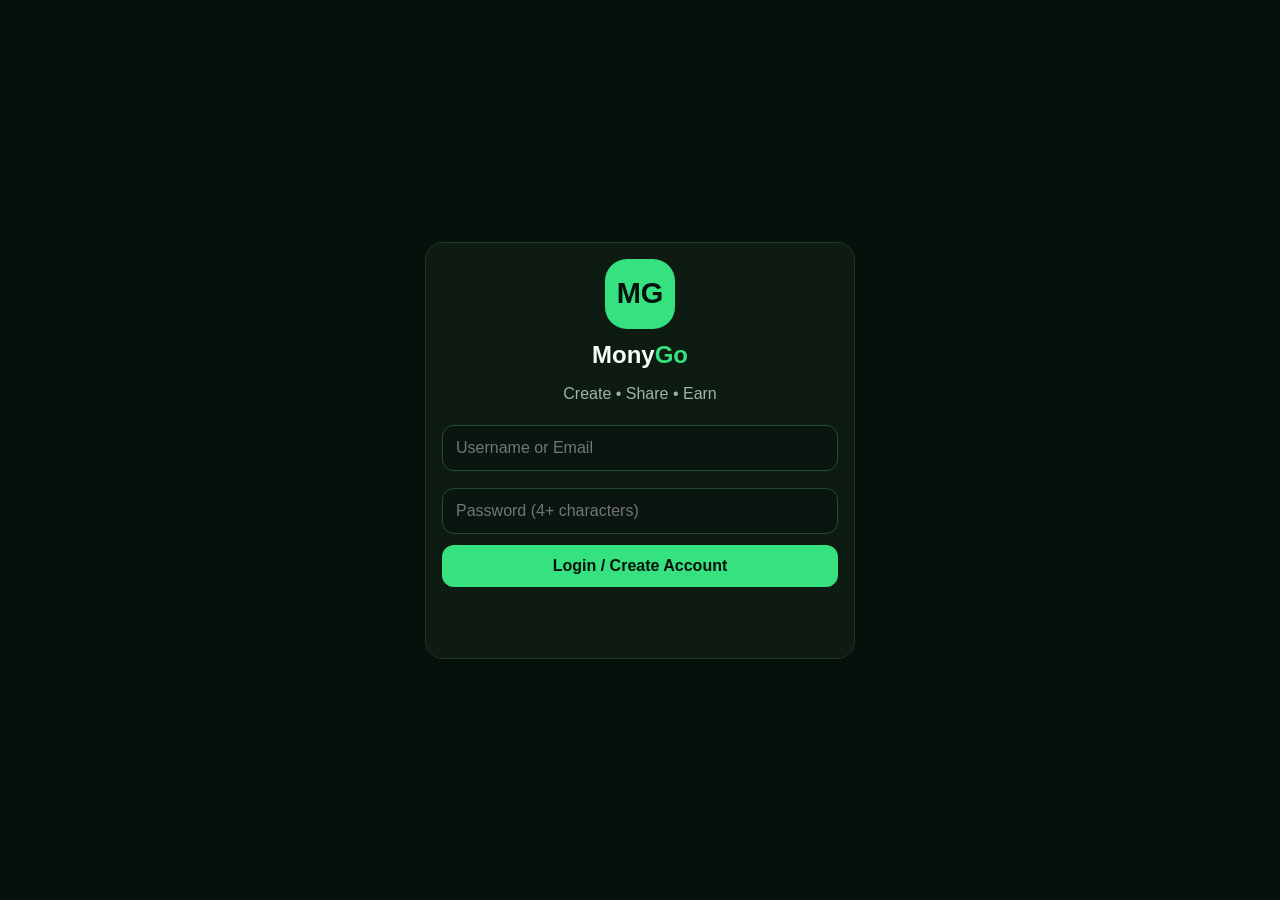
<file: index-1.html>
<!doctype html>
<html lang="my">
<head>
<meta charset="UTF-8">
<meta name="viewport" content="width=device-width,initial-scale=1,viewport-fit=cover">
<meta name="theme-color" content="#07110c">
<title>MonyGo</title>
<style>
*{box-sizing:border-box}
html{scroll-behavior:smooth}
body{margin:0;background:#07110c;color:#f4fff7;font-family:Arial,"Noto Sans Myanmar",sans-serif}
button,input,textarea{font:inherit}
button{border:0;cursor:pointer}
.hidden{display:none!important}
.app{max-width:760px;margin:auto;padding-bottom:90px}
.header{position:sticky;top:0;z-index:10;height:68px;display:flex;align-items:center;justify-content:space-between;padding:0 16px;background:#07110c;border-bottom:1px solid #193524}
.brand{font-size:22px;font-weight:900}.brand span,.green,.reward{color:#35e27f}
.avatar{width:42px;height:42px;border-radius:50%;background:#35e27f;color:#06120b;font-weight:900}
.wrap{padding:16px}
.card{background:#0d1b13;border:1px solid #1b3a28;border-radius:18px;padding:16px;margin:14px 0}
.hero{padding:21px;background:linear-gradient(145deg,#0e2b1b,#0a1510)}
.hero h1{font-size:29px;line-height:1.15;margin:8px 0}
.muted{color:#9eb5a6}
.btn{background:#35e27f;color:#06120b;font-weight:900;border-radius:12px;padding:12px 16px}
.btn.dark{background:#17271d;color:#e5f8eb;border:1px solid #294a35}
.btn.red{background:#d94c4c;color:#fff}
.full{width:100%}
.row{display:flex;gap:9px}.row>*{flex:1}
input,textarea{width:100%;padding:13px;margin:6px 0 11px;border-radius:12px;border:1px solid #284936;background:#09150e;color:#fff;outline:none}
textarea{min-height:95px;resize:vertical}
.stats{display:grid;grid-template-columns:repeat(3,1fr);gap:9px}
.stat{padding:13px 7px;text-align:center;background:#0a1710;border:1px solid #183523;border-radius:14px}
.stat b{display:block;font-size:21px;margin:4px 0}
.badge{display:inline-block;padding:5px 9px;border-radius:99px;background:#14301f;color:#65ee99;font-size:12px;font-weight:900}
.task{display:flex;align-items:center;gap:11px;padding:13px 0;border-bottom:1px solid #193524}
.task:last-child{border-bottom:0}.icon{width:44px;height:44px;flex:none;display:grid;place-items:center;border-radius:13px;background:#14301f;font-size:21px}
.taskmain{flex:1}.taskmain b{display:block;margin-bottom:3px}
.task button{padding:9px 12px;border-radius:10px;background:#35e27f;color:#06120b;font-weight:900}
.task button:disabled{opacity:.45;cursor:not-allowed}
.progress{height:9px;background:#13251a;border-radius:99px;overflow:hidden}.progress i{display:block;height:100%;width:0;background:#35e27f}
.method{padding:12px;margin:8px 0;border:1px solid #284936;border-radius:12px}.method.active{border-color:#35e27f;background:#0e2417}
.wallet{font-size:36px;font-weight:900}.video{width:100%;max-height:430px;background:#000;border-radius:14px;margin:9px 0}
.actions{display:flex;gap:8px}.actions button{flex:1;padding:10px;border-radius:10px;background:#17271d;color:#fff}
.post{padding:15px 0;border-top:1px solid #1b3a28}.post:first-child{border-top:0}
.msg{text-align:center;min-height:23px;color:#8ff0b4}
.login{min-height:100vh;display:grid;place-items:center;padding:20px}.login .card{width:100%;max-width:430px}
.logo{width:70px;height:70px;margin:auto;display:grid;place-items:center;border-radius:22px;background:#35e27f;color:#06120b;font-size:29px;font-weight:900}
.bottom{position:fixed;z-index:20;left:0;right:0;bottom:0;display:flex;gap:4px;padding:9px;background:#07110c;border-top:1px solid #193524}
.bottom button{flex:1;background:transparent;color:#8da998;padding:7px 2px;border-radius:10px;font-size:12px}
.bottom button.active{background:#14301f;color:#35e27f;font-weight:900}
@media(max-width:360px){.hero h1{font-size:25px}.bottom button{font-size:11px}}
</style>
</head>
<body>

<section id="login" class="login">
<div class="card">
<div class="logo">MG</div>
<h1 style="text-align:center;margin:12px 0 4px">Mony<span class="green">Go</span></h1>
<p class="muted" style="text-align:center">Create • Share • Earn</p>
<input id="authUser" autocomplete="username" placeholder="Username or Email">
<input id="authPass" autocomplete="current-password" type="password" placeholder="Password (4+ characters)">
<button id="loginBtn" class="btn full">Login / Create Account</button>
<p id="authMsg" class="msg"></p>
</div>
</section>

<div id="app" class="app hidden">
<header class="header">
<div class="brand">🟢 Mony<span>Go</span></div>
<button id="avatar" class="avatar">MG</button>
</header>

<main class="wrap">

<section id="homePage" class="page">
<div class="card hero">
<span class="badge">MONYPOINTS</span>
<h1>Earn points.<br>Turn activity into rewards.</h1>
<p class="muted">Daily tasks, videos and referrals — all in one place.</p>
<button class="btn" onclick="showPage('earnPage')">⚡ Start Earning</button>
</div>

<div class="stats">
<div class="stat">Balance<b id="balance">0</b><small class="muted">Points</small></div>
<div class="stat">Videos<b id="videoCount">0</b><small class="muted">Created</small></div>
<div class="stat">Referrals<b id="refCount">0</b><small class="muted">Friends</small></div>
</div>

<div class="card">
<div class="row">
<div><b>🎁 Daily Bonus</b><div id="bonusText" class="muted">Claim +20 points today</div></div>
<button id="bonusBtn" class="btn">+20</button>
</div>
<div class="progress" style="margin-top:12px"><i id="dailyProgress"></i></div>
</div>

<div class="card">
<h3 style="margin-top:0">🔥 Popular Ways to Earn</h3>
<div class="task"><div class="icon">▶️</div><div class="taskmain"><b>Watch Video</b><span class="muted">Complete a task</span></div><span class="reward">+5</span></div>
<div class="task"><div class="icon">🎥</div><div class="taskmain"><b>Create Video</b><span class="muted">Publish your content</span></div><span class="reward">+10</span></div>
<div class="task"><div class="icon">👥</div><div class="taskmain"><b>Invite Friends</b><span class="muted">Referral reward</span></div><span class="reward">+50</span></div>
</div>
</section>

<section id="earnPage" class="page hidden">
<h2>⚡ Earn</h2>
<div class="card">
<h3 style="margin-top:0">Today's Tasks</h3>
<div class="task"><div class="icon">🎁</div><div class="taskmain"><b>Daily Bonus</b><span class="reward">+20</span></div><button id="bonusBtn2">Claim</button></div>
<div class="task"><div class="icon">▶️</div><div class="taskmain"><b>Watch Video</b><span class="muted">Demo task • once daily</span><span class="reward">+5</span></div><button id="watchBtn">Start</button></div>
<div class="task"><div class="icon">📱</div><div class="taskmain"><b>TikTok Campaign</b><span class="muted">Integration pending approval</span><span class="reward">+15</span></div><button id="tiktokBtn">Open</button></div>
</div>
<div class="card">
<h3 style="margin-top:0">🏆 Campaigns</h3>
<div class="method"><b>Creator Challenge</b><p class="muted">Publish 3 videos.</p><span class="reward">+50 Points</span></div>
<div class="method"><b>First 1,000 Points</b><p class="muted">Reach your first milestone.</p><span class="reward">+100 Bonus</span></div>
</div>
</section>

<section id="createPage" class="page hidden">
<h2>🎥 Create Video</h2>
<div class="card">
<input id="title" maxlength="80" placeholder="Video title">
<textarea id="desc" maxlength="500" placeholder="Description"></textarea>
<input id="file" type="file" accept="video/*">
<video id="preview" class="video hidden" controls playsinline></video>
<div class="row">
<button id="camera" class="btn">📹 Camera</button>
<button id="stop" class="btn dark" disabled>⏹ Stop</button>
</div>
<button id="publish" class="btn full" style="margin-top:9px">🚀 Publish +10 Points</button>
<p id="videoMsg" class="msg"></p>
</div>
</section>

<section id="feedPage" class="page hidden">
<h2>🔥 My Videos</h2>
<div id="feedList" class="card"></div>
</section>

<section id="walletPage" class="page hidden">
<h2>🪙 Wallet</h2>
<div class="card">
<div class="muted">Available MonyPoints</div>
<div id="walletBalance" class="wallet">0</div>
<p class="muted">Real-money withdrawal will be enabled after backend/payment integration.</p>
</div>
<div class="card">
<h3 style="margin-top:0">Withdrawal Method</h3>
<div class="method active">📱 KBZPay</div>
<div class="method">📱 Wave Money</div>
<div class="method">🏦 Bank Transfer</div>
<input id="withdrawName" placeholder="Account name">
<input id="withdrawNumber" placeholder="Wallet / Account number">
<button id="withdrawBtn" class="btn full">Request Withdrawal</button>
<p id="withdrawMsg" class="msg"></p>
</div>
</section>

<section id="profilePage" class="page hidden">
<h2>👤 Profile</h2>
<div class="card">
<div class="row" style="align-items:center">
<div id="profileAvatar" class="avatar" style="display:grid;place-items:center">MG</div>
<div><b id="profileName">User</b><div class="muted">MonyGo Creator</div></div>
</div>
</div>
<div class="card">
<h3 style="margin-top:0">🎁 Invite Friends</h3>
<p class="muted">Referral code:</p>
<div id="refCode" class="method"><b>MONYGO-USER</b></div>
<button id="copyRef" class="btn full">📋 Copy Referral Code</button>
<button id="addRef" class="btn dark full" style="margin-top:8px">+ Add Demo Referral</button>
</div>
<div class="card">
<h3 style="margin-top:0">📊 Account</h3>
<p id="accountVideos" class="muted">Videos: 0</p>
<p id="accountPoints" class="muted">Points: 0</p>
<p id="accountRefs" class="muted">Referrals: 0</p>
<button id="logout" class="btn red full">Logout</button>
</div>
</section>

</main>

<nav class="bottom">
<button data-page="homePage" class="active">🏠<br>Home</button>
<button data-page="earnPage">⚡<br>Earn</button>
<button data-page="createPage">🎥<br>Create</button>
<button data-page="walletPage">🪙<br>Wallet</button>
<button data-page="profilePage">👤<br>Profile</button>
</nav>
</div>

<script>
"use strict";

const $=id=>document.getElementById(id);

const defaultState={
 balance:0,
 referrals:0,
 lastBonus:"",
 watchDate:"",
 tiktokDate:"",
 videos:[]
};

let state=JSON.parse(localStorage.getItem("monygo-state-v4")||"null")||defaultState;
let user=localStorage.getItem("monygo-user")||"";
let mediaURL="";
let stream=null;
let recorder=null;
let chunks=[];

function save(){
 localStorage.setItem("monygo-state-v4",JSON.stringify(state));
}

function today(){
 return new Date().toISOString().slice(0,10);
}

function esc(value){
 return String(value??"").replace(/[&<>"']/g,m=>({
 "&":"&amp;","<":"&lt;",">":"&gt;",'"':"&quot;","'":"&#039;"
 }[m]));
}

function addPoints(amount){
 state.balance+=amount;
 save();
 render();
}

function showPage(id){
 document.querySelectorAll(".page").forEach(p=>p.classList.add("hidden"));
 $(id).classList.remove("hidden");
 document.querySelectorAll(".bottom button").forEach(b=>{
  b.classList.toggle("active",b.dataset.page===id);
 });
 window.scrollTo(0,0);
}

function openApp(){
 $("login").classList.add("hidden");
 $("app").classList.remove("hidden");

 const initials=(user||"MG").slice(0,2).toUpperCase();
 $("avatar").textContent=initials;
 $("profileAvatar").textContent=initials;
 $("profileName").textContent=user||"User";

 const clean=(user||"USER").replace(/[^a-z0-9]/gi,"").slice(0,8).toUpperCase()||"USER";
 $("refCode").innerHTML="<b>MONYGO-"+esc(clean)+"</b>";

 render();
}

function render(){
 const d=today();
 const bonusClaimed=state.lastBonus===d;
 const watchDone=state.watchDate===d;
 const tiktokDone=state.tiktokDate===d;

 $("balance").textContent=state.balance;
 $("walletBalance").textContent=state.balance;
 $("videoCount").textContent=state.videos.length;
 $("refCount").textContent=state.referrals;

 $("accountVideos").textContent="Videos: "+state.videos.length;
 $("accountPoints").textContent="Points: "+state.balance;
 $("accountRefs").textContent="Referrals: "+state.referrals;

 $("bonusBtn").disabled=bonusClaimed;
 $("bonusBtn2").disabled=bonusClaimed;
 $("bonusBtn").textContent=bonusClaimed?"Claimed":"+20";
 $("bonusBtn2").textContent=bonusClaimed?"Done":"Claim";
 $("bonusText").textContent=bonusClaimed?"Come back tomorrow.":"Claim +20 points today";
 $("dailyProgress").style.width=bonusClaimed?"100%":"0%";

 $("watchBtn").disabled=watchDone;
 $("watchBtn").textContent=watchDone?"Done":"Start";

 $("tiktokBtn").disabled=tiktokDone;
 $("tiktokBtn").textContent=tiktokDone?"Done":"Open";

 if(!state.videos.length){
  $("feedList").innerHTML='<p class="muted" style="text-align:center">No videos yet.<br>Create your first video!</p>';
 }else{
  $("feedList").innerHTML=state.videos.slice().reverse().map(v=>`
   <article class="post">
    <b>🎬 ${esc(v.title)}</b>
    <p class="muted">${esc(v.desc||"No description")}</p>
    ${v.data?`<video class="video" src="${v.data}" controls playsinline></video>`:""}
    <div class="actions">
     <button onclick="likeVideo(${v.id})">❤️ ${v.likes}</button>
     <button onclick="viewVideo(${v.id})">👁️ ${v.views}</button>
    </div>
   </article>
  `).join("");
 }
}

function claimBonus(){
 if(state.lastBonus===today())return;
 state.lastBonus=today();
 addPoints(20);
}

$("bonusBtn").onclick=claimBonus;
$("bonusBtn2").onclick=claimBonus;

$("watchBtn").onclick=()=>{
 if(state.watchDate===today())return;
 state.watchDate=today();
 addPoints(5);
 alert("✅ Demo task completed!\n+5 MonyPoints");
};

$("tiktokBtn").onclick=()=>{
 if(state.tiktokDate===today())return;
 alert("📱 TikTok integration will be connected after API/backend approval.");
 state.tiktokDate=today();
 addPoints(15);
};

$("addRef").onclick=()=>{
 state.referrals++;
 addPoints(50);
};

$("copyRef").onclick=async()=>{
 const code=$("refCode").innerText.trim();
 try{
  await navigator.clipboard.writeText(code);
  alert("✅ Referral code copied!");
 }catch(e){
  alert("Referral code: "+code);
 }
};

$("logout").onclick=()=>{
 localStorage.removeItem("monygo-user");
 location.reload();
};

$("avatar").onclick=()=>showPage("profilePage");

document.querySelectorAll(".bottom button").forEach(btn=>{
 btn.onclick=()=>showPage(btn.dataset.page);
});

$("loginBtn").onclick=()=>{
 const u=$("authUser").value.trim();
 const p=$("authPass").value;

 if(!u){
  $("authMsg").textContent="Username or Email ထည့်ပါ။";
  return;
 }
 if(p.length<4){
  $("authMsg").textContent="Password အနည်းဆုံး 4 characters ထည့်ပါ။";
  return;
 }

 user=u;
 localStorage.setItem("monygo-user",u);
 openApp();
};

$("file").onchange=()=>{
 const file=$("file").files[0];
 if(!file)return;

 if(!file.type.startsWith("video/")){
  $("videoMsg").textContent="❌ Video file ပဲရွေးပါ။";
  return;
 }

 if(mediaURL)URL.revokeObjectURL(mediaURL);
 mediaURL=URL.createObjectURL(file);
 $("preview").src=mediaURL;
 $("preview").classList.remove("hidden");
 $("videoMsg").textContent="✅ Video loaded.";
};

$("camera").onclick=async()=>{
 try{
  stream=await navigator.mediaDevices.getUserMedia({video:true,audio:true});

  $("preview").classList.remove("hidden");
  $("preview").srcObject=stream;
  $("preview").muted=true;
  await $("preview").play();

  chunks=[];
  recorder=new MediaRecorder(stream);

  recorder.ondataavailable=e=>{
   if(e.data.size)chunks.push(e.data);
  };

  recorder.onstop=()=>{
   const blob=new Blob(chunks,{type:"video/webm"});
   if(mediaURL)URL.revokeObjectURL(mediaURL);
   mediaURL=URL.createObjectURL(blob);
   $("preview").srcObject=null;
   $("preview").src=mediaURL;
   $("preview").muted=false;
   $("videoMsg").textContent="✅ Recording finished.";
  };

  recorder.start();
  $("camera").disabled=true;
  $("stop").disabled=false;
  $("videoMsg").textContent="🔴 Recording...";
 }catch(e){
  $("videoMsg").textContent="❌ Camera permission denied or unavailable.";
 }
};

$("stop").onclick=()=>{
 if(recorder&&recorder.state!=="inactive")recorder.stop();
 if(stream)stream.getTracks().forEach(track=>track.stop());
 stream=null;
 $("camera").disabled=false;
 $("stop").disabled=true;
};

$("publish").onclick=()=>{
 const title=$("title").value.trim();

 if(!title){
  $("videoMsg").textContent="❌ Video title ထည့်ပါ။";
  return;
 }

 if(!mediaURL){
  $("videoMsg").textContent="❌ Video upload သို့မဟုတ် camera record လုပ်ပါ။";
  return;
 }

 /*
  The video preview is kept in this browser session.
  Real cloud video storage will be added with Supabase Storage.
 */
 state.videos.push({
  id:Date.now(),
  title:title,
  desc:$("desc").value.trim(),
  user:user||"User",
  likes:0,
  views:0,
  data:mediaURL
 });

 state.balance+=10;
 save();

 $("title").value="";
 $("desc").value="";
 $("videoMsg").textContent="🎉 Published! +10 MonyPoints";
 render();
 showPage("feedPage");
};

window.likeVideo=id=>{
 const video=state.videos.find(v=>v.id===id);
 if(video){
  video.likes++;
  save();
  render();
 }
};

window.viewVideo=id=>{
 const video=state.videos.find(v=>v.id===id);
 if(video){
  video.views++;
  save();
  render();
 }
};

$("withdrawBtn").onclick=()=>{
 const name=$("withdrawName").value.trim();
 const number=$("withdrawNumber").value.trim();

 if(!name||!number){
  $("withdrawMsg").textContent="Account name နဲ့ account number ထည့်ပါ။";
  return;
 }

 $("withdrawMsg").textContent="⚠️ Withdrawal backend မချိတ်ရသေးပါ။ ငွေမလွှဲသေးပါ။";
};

if(user)openApp();
</script>
</body>
</html>
</file>
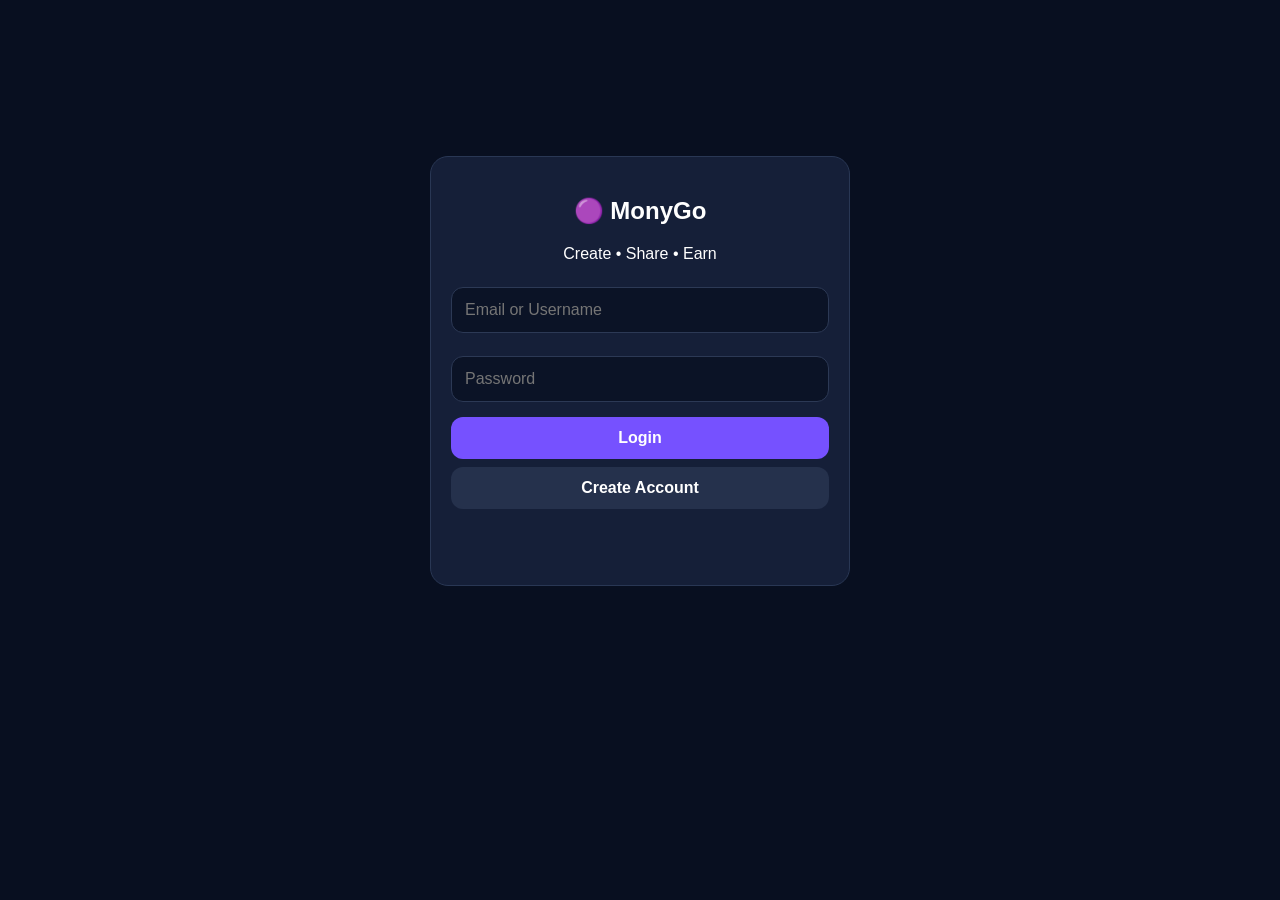
<file: index-3.html>
<!doctype html><html lang="en"><head><meta charset="UTF-8"><meta name="viewport" content="width=device-width,initial-scale=1"><title>MonyGo V2</title><style>body{margin:0;background:#080f20;color:#fff;font-family:Arial,sans-serif}.wrap{max-width:720px;margin:auto;padding:30px 16px 100px}.box{background:#151f38;border:1px solid #293754;border-radius:18px;padding:20px;margin:18px 0}button,input,textarea{font:inherit}button{border:0;border-radius:12px;padding:12px 18px;color:#fff;background:#7651ff;font-weight:bold}input,textarea{width:100%;box-sizing:border-box;margin:8px 0 15px;padding:13px;background:#0b1326;color:#fff;border:1px solid #2c3955;border-radius:12px}.login{max-width:420px;margin:12vh auto}.hidden{display:none}.top{display:flex;justify-content:space-between;align-items:center}.stats{display:grid;grid-template-columns:repeat(3,1fr);gap:10px}.stat{text-align:center;background:#111a30;padding:14px;border-radius:15px}.video{width:100%;max-height:430px;background:#000;border-radius:14px}.actions{display:flex;gap:10px;flex-wrap:wrap}.actions button{flex:1}.msg{text-align:center;color:#b9a8ff;min-height:24px}.post{background:#111a30;border:1px solid #293754;border-radius:16px;padding:15px;margin-top:12px}.bottom{position:fixed;bottom:0;left:0;right:0;background:#080f20;border-top:1px solid #273452;padding:10px;display:flex;gap:8px}.bottom button{flex:1}</style></head><body>
<section id="login" class="wrap login"><div class="box"><h1 style="text-align:center">🟣 MonyGo</h1><p style="text-align:center">Create • Share • Earn</p><input id="user" placeholder="Email or Username"><input id="pass" type="password" placeholder="Password"><button id="loginBtn" style="width:100%">Login</button><button id="regBtn" style="width:100%;margin-top:8px;background:#25314c">Create Account</button><p id="authMsg" class="msg"></p></div></section>
<div id="app" class="hidden"><header class="top box" style="margin:0;border-radius:0"><b>🟣 MonyGo</b><button id="profile">MG</button></header><main class="wrap"><section><h1>Turn your content into rewards.</h1><p>Create, share and collect MonyPoints.</p></section><section class="stats"><div class="stat">Balance<br><b id="balance">0</b></div><div class="stat">Videos<br><b id="count">0</b></div><div class="stat">Likes<br><b id="likes">0</b></div></section>
<section class="box" id="studio"><h2>🎥 Video Studio</h2><input id="title" maxlength="80" placeholder="Video title"><textarea id="desc" maxlength="500" placeholder="Description"></textarea><input id="file" type="file" accept="video/*"><video id="preview" class="video" controls playsinline></video><div class="actions"><button id="camera">📹 Start Camera</button><button id="stop" style="background:#25314c" disabled>⏹ Stop</button></div><button id="download" style="width:100%;margin-top:8px;background:#25314c;display:none">⬇️ Download</button><button id="publish" style="width:100%;margin-top:8px">🚀 Publish Video +10</button><p id="videoMsg" class="msg"></p></section>
<section class="box" id="feed"><h2>🔥 Latest Videos</h2><div id="list"></div></section></main><nav class="bottom"><button onclick="document.getElementById('feed').scrollIntoView()">🏠 Home</button><button onclick="document.getElementById('studio').scrollIntoView()">🎥 Create</button><button onclick="alert('MonyPoints: '+state.balance+'\nReal withdrawals are not enabled yet.')">🪙 Wallet</button></nav></div>
<script>
let state=JSON.parse(localStorage.getItem('monygo-state')||'{"balance":0,"likes":0,"videos":[]}');let url='';let stream=null;let rec=null;let chunks=[];const $=id=>document.getElementById(id);function save(){localStorage.setItem('monygo-state',JSON.stringify(state))}function esc(x){return String(x).replace(/[&<>"']/g,m=>({'&':'&amp;','<':'&lt;','>':'&gt;','"':'&quot;',"'":'&#039;'}[m]))}function open(){ $('login').classList.add('hidden');$('app').classList.remove('hidden');$('profile').textContent=(localStorage.getItem('monygo-user')||'MG').slice(0,2).toUpperCase();render()}function render(){$('balance').textContent=state.balance;$('count').textContent=state.videos.length;$('likes').textContent=state.likes;$('list').innerHTML=state.videos.length?state.videos.slice().reverse().map(v=>`<article class="post"><h3>🎬 ${esc(v.title)}</h3><p>${esc(v.desc||'No description')}</p>${v.url?`<video class="video" src="${v.url}" controls playsinline></video>`:''}<small>👤 ${esc(v.user)}</small><div class="actions" style="margin-top:8px"><button onclick="like(${v.id})">❤️ ${v.likes}</button><button style="background:#25314c" onclick="view(${v.id})">👁️ ${v.views}</button></div></article>`).join(''):'<div class="post" style="text-align:center">🎬 No videos yet.<br>Create your first video!</div>'}function like(id){let v=state.videos.find(x=>x.id===id);if(v){v.likes++;state.likes++;save();render()}}function view(id){let v=state.videos.find(x=>x.id===id);if(v){v.views++;save();render()}}
$('loginBtn').onclick=()=>{let u=$('user').value.trim(),p=$('pass').value.trim();if(!u||!p){$('authMsg').textContent='Please enter username and password.';return}if(p.length<4){$('authMsg').textContent='Password must be at least 4 characters.';return}localStorage.setItem('monygo-user',u);open()};$('regBtn').onclick=()=>{$('loginBtn').click()};$('file').onchange=()=>{let f=$('file').files[0];if(!f)return;if(!f.type.startsWith('video/')){$('videoMsg').textContent='Please select a video file.';return}if(url)URL.revokeObjectURL(url);url=URL.createObjectURL(f);$('preview').src=url;$('videoMsg').textContent='✅ Video loaded successfully.'};$('camera').onclick=async()=>{try{stream=await navigator.mediaDevices.getUserMedia({video:true,audio:true});$('preview').srcObject=stream;$('preview').muted=true;await $('preview').play();chunks=[];rec=new MediaRecorder(stream);rec.ondataavailable=e=>{if(e.data.size)chunks.push(e.data)};rec.onstop=()=>{let b=new Blob(chunks,{type:'video/webm'});if(url)URL.revokeObjectURL(url);url=URL.createObjectURL(b);$('preview').srcObject=null;$('preview').src=url;$('preview').muted=false;$('download').style.display='block';$('download').onclick=()=>{let a=document.createElement('a');a.href=url;a.download='monygo-video.webm';a.click()};$('videoMsg').textContent='✅ Recording finished!'};rec.start();$('camera').disabled=true;$('stop').disabled=false;$('videoMsg').textContent='🔴 Recording...'}catch(e){$('videoMsg').textContent='❌ Camera permission denied or unavailable.'}};$('stop').onclick=()=>{if(rec&&rec.state!=='inactive')rec.stop();if(stream)stream.getTracks().forEach(t=>t.stop());$('camera').disabled=false;$('stop').disabled=true};$('publish').onclick=()=>{let t=$('title').value.trim();if(!t){$('videoMsg').textContent='Please enter a video title.';return}if(!url){$('videoMsg').textContent='Please upload or record a video.';return}state.videos.push({id:Date.now(),title:t,desc:$('desc').value.trim(),user:localStorage.getItem('monygo-user')||'User',likes:0,views:0,url});state.balance+=10;save();render();$('title').value='';$('desc').value='';$('videoMsg').textContent='🎉 Video published! +10 MonyPoints'};$('profile').onclick=()=>alert('User: '+(localStorage.getItem('monygo-user')||'User')+'\nVideos: '+state.videos.length+'\nMonyPoints: '+state.balance);if(localStorage.getItem('monygo-user'))open();
</script></body></html>
</file>
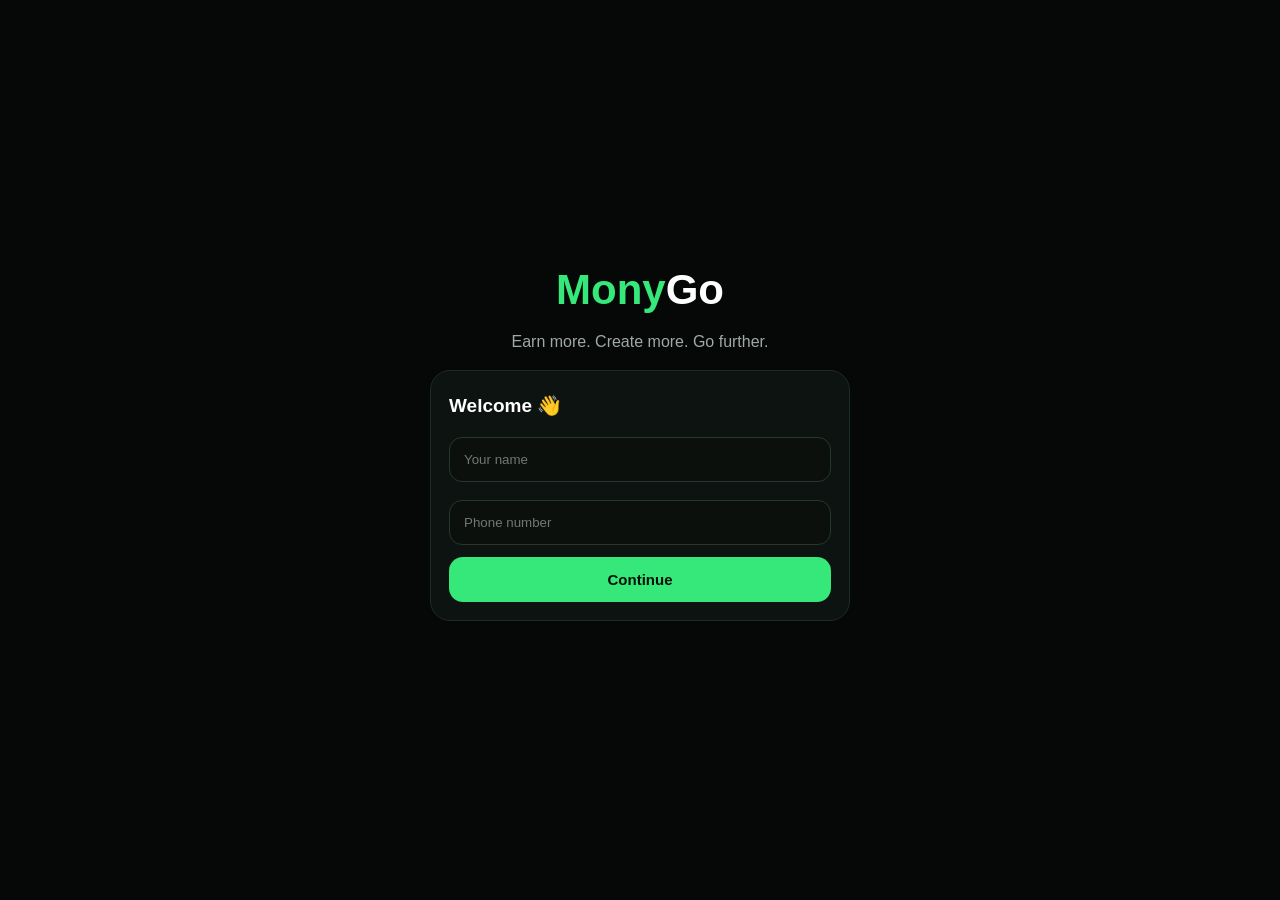
<file: index-4.html>
<!DOCTYPE html>
<html lang="my">
<head>
<meta charset="UTF-8">
<meta name="viewport" content="width=device-width,initial-scale=1.0">
<title>MonyGo V5</title>
<style>
*{box-sizing:border-box}body{margin:0;background:#050807;color:#fff;font-family:Arial,"Noto Sans Myanmar",sans-serif}.app{max-width:480px;margin:auto;min-height:100vh;padding-bottom:80px}
header{padding:20px 18px 12px;display:flex;justify-content:space-between;align-items:center}.logo{font-size:27px;font-weight:900;color:#35e879}.logo span{color:#fff}
.iconbtn{background:#101613;border:1px solid #203128;color:#fff;border-radius:14px;padding:10px 13px}.page{display:none;padding:10px 16px}.page.active{display:block}
.card{background:#0d1310;border:1px solid #1d2b23;border-radius:20px;padding:18px;margin-bottom:14px}.hero{background:linear-gradient(135deg,#103b26,#0b1811);border:1px solid #245638}
h1{font-size:25px;margin:5px 0 8px}h2{font-size:19px;margin:5px 0 14px}p{color:#9eaaa3;line-height:1.5}.balance{font-size:35px;font-weight:900;color:#35e879;margin:10px 0}
.grid{display:grid;grid-template-columns:1fr 1fr;gap:10px}.stat{background:#101713;padding:15px;border-radius:16px;border:1px solid #1d2a23}.stat b{font-size:22px;display:block;margin-top:5px}.stat small{color:#8e9993}
button,.btn{width:100%;border:0;border-radius:14px;padding:14px;font-weight:800;font-size:15px;cursor:pointer}.primary{background:#35e879;color:#041008}.dark{background:#17201b;color:#fff;border:1px solid #293a30}.row{display:flex;gap:10px}.row>*{flex:1}
.task{display:flex;align-items:center;gap:13px;padding:14px 0;border-bottom:1px solid #1c2821}.task:last-child{border-bottom:0}.taskicon{width:44px;height:44px;border-radius:13px;display:grid;place-items:center;background:#17251d;font-size:21px}.taskmain{flex:1}.taskmain b{display:block;margin-bottom:4px}.taskmain small{color:#8f9a94}.reward{color:#35e879;font-weight:900}
input,textarea,select{width:100%;background:#0b100d;color:#fff;border:1px solid #27372d;border-radius:13px;padding:14px;margin:6px 0 12px;outline:none}textarea{min-height:90px;resize:none}input:focus,textarea:focus{border-color:#35e879}
video{width:100%;border-radius:15px;background:#000;margin:8px 0}.nav{position:fixed;bottom:0;left:50%;transform:translateX(-50%);width:min(480px,100%);height:70px;background:#0a0e0c;border-top:1px solid #1c2921;display:flex;z-index:20}
.nav button{background:none;color:#718078;border-radius:0;font-size:11px;padding:8px 2px}.nav button.active{color:#35e879}.nav span{font-size:21px;display:block;margin-bottom:3px}
.profile{display:flex;align-items:center;gap:14px}.avatar{width:58px;height:58px;border-radius:50%;background:#35e879;color:#061009;display:grid;place-items:center;font-size:24px;font-weight:900}.badge{display:inline-block;background:#183a27;color:#35e879;padding:5px 9px;border-radius:20px;font-size:11px}
.login{min-height:100vh;display:flex;align-items:center;justify-content:center;padding:25px}.loginbox{width:100%;max-width:420px}.loginlogo{text-align:center;font-size:42px;font-weight:900;color:#35e879}.loginlogo span{color:#fff}.notice{padding:12px;border-radius:13px;background:#171f1a;color:#aab5af;font-size:13px;margin-bottom:12px}.progress{height:8px;background:#172019;border-radius:10px;overflow:hidden}.progress i{display:block;height:100%;background:#35e879}
</style>
</head>
<body>
<div id="login" class="login"><div class="loginbox">
<div class="loginlogo">Mony<span>Go</span></div><p style="text-align:center">Earn more. Create more. Go further.</p>
<div class="card"><h2>Welcome 👋</h2><input id="loginName" placeholder="Your name"><input id="loginPhone" placeholder="Phone number"><button class="primary" onclick="login()">Continue</button></div>
</div></div>

<div id="app" class="app" style="display:none">
<header><div class="logo">Mony<span>Go</span></div><button class="iconbtn" onclick="show('profile')">👤</button></header>

<section id="home" class="page active">
<div class="card hero"><small>Welcome back 👋</small><h1 id="hello">MonyGo User</h1><div class="balance"><span id="balance">0</span> MG</div><small>MonyPoints</small></div>
<div class="grid"><div class="stat">🎬<small> Videos</small><b id="videos">0</b></div><div class="stat">❤️<small> Likes</small><b id="likes">0</b></div></div><br>
<h2>🔥 Today's earning</h2><div class="card"><div class="task"><div class="taskicon">🎁</div><div class="taskmain"><b>Daily Bonus</b><small>Check in today</small></div><div class="reward">+50</div></div><br><button class="primary" id="bonusBtn" onclick="dailyBonus()">Claim Bonus</button></div>
<h2>⚡ Quick Earn</h2><div class="card">
<div class="task"><div class="taskicon">👀</div><div class="taskmain"><b>Watch Video</b><small>Complete a watch task</small></div><div class="reward">+20</div></div>
<div class="task"><div class="taskicon">🎵</div><div class="taskmain"><b>TikTok Campaign</b><small>Create campaign content</small></div><div class="reward">+100</div></div>
<div class="task"><div class="taskicon">👥</div><div class="taskmain"><b>Invite Friends</b><small>Share your referral code</small></div><div class="reward">+200</div></div>
</div></section>

<section id="earn" class="page"><h1>Earn Center 💰</h1><p>Complete tasks and collect MonyPoints.</p>
<div class="card"><h2>🎁 Daily Bonus</h2><p>Come back every day and claim your bonus.</p><div class="progress"><i style="width:75%"></i></div><br><button class="primary" onclick="dailyBonus()">Claim +50 MG</button></div>
<div class="card"><h2>📺 Watch & Earn</h2><p>Watch a sponsored video completely.</p><button class="dark" onclick="watchTask()">Start Task +20</button></div>
<div class="card"><h2>🎵 TikTok Challenge</h2><p>Create a short video and submit it to a campaign.</p><button class="dark" onclick="show('create')">Create Video +100</button></div>
<div class="card"><h2>👥 Referral</h2><p>Invite friends using your code.</p><div class="notice">Your code: <b id="refCode">MG000000</b></div><button class="primary" onclick="shareReferral()">Invite Friends</button></div>
</section>

<section id="create" class="page"><h1>Video Studio 🎬</h1><div class="card">
<label>Video title</label><input id="videoTitle" placeholder="Enter video title"><label>Description</label><textarea id="videoDesc" placeholder="Tell us about your video"></textarea>
<label>Upload video</label><input id="videoFile" type="file" accept="video/*" onchange="previewVideo(event)"><video id="preview" controls style="display:none"></video>
<div class="row"><button class="dark" onclick="document.getElementById('videoFile').click()">📁 Upload</button><button class="primary" onclick="publishVideo()">🚀 Publish</button></div>
</div><div class="notice">Demo mode: Publishing adds MonyPoints locally. Real video storage requires cloud storage/backend.</div></section>

<section id="wallet" class="page"><h1>Wallet 💳</h1><div class="card hero"><small>Available Balance</small><div class="balance"><span id="walletBalance">0</span> MG</div><small>1,000 MG = 1,000 MMK (demo rate)</small></div>
<div class="card"><h2>Withdraw</h2><select id="method"><option>KBZPay</option><option>Wave Money</option><option>Bank Transfer</option></select><input id="withdrawAmount" type="number" placeholder="Amount (MG)"><input id="withdrawPhone" placeholder="Payment account / phone"><button class="primary" onclick="withdraw()">Request Withdrawal</button></div>
<div class="notice">⚠️ Withdrawal shown here is demo UI. Real payments need secure backend verification.</div></section>

<section id="profile" class="page"><h1>Profile 👤</h1><div class="card profile"><div class="avatar" id="avatar">M</div><div><h2 id="profileName">MonyGo User</h2><span class="badge">MEMBER</span></div></div>
<div class="card"><h2>Referral Code</h2><div class="notice"><b id="profileRef">MG000000</b></div><button class="dark" onclick="shareReferral()">Share Referral</button></div>
<div class="card"><h2>📊 Your Stats</h2><div class="grid"><div class="stat">MG<b id="pBalance">0</b></div><div class="stat">Videos<b id="pVideos">0</b></div><div class="stat">Likes<b id="pLikes">0</b></div><div class="stat">Referrals<b id="pRefs">0</b></div></div></div>
<button class="dark" style="color:#ff7777" onclick="logout()">Logout</button></section>
</div>

<div class="nav" id="nav" style="display:none">
<button id="n-home" class="active" onclick="show('home')"><span>🏠</span>Home</button>
<button id="n-earn" onclick="show('earn')"><span>💰</span>Earn</button>
<button id="n-create" onclick="show('create')"><span>🎬</span>Create</button>
<button id="n-wallet" onclick="show('wallet')"><span>💳</span>Wallet</button>
<button id="n-profile" onclick="show('profile')"><span>👤</span>Profile</button>
</div>

<script>
const KEY="monygo-v5";let state=JSON.parse(localStorage.getItem(KEY)||"null");
function save(){localStorage.setItem(KEY,JSON.stringify(state));updateUI()}
function login(){const name=document.getElementById("loginName").value.trim(),phone=document.getElementById("loginPhone").value.trim();if(!name){alert("နာမည်ထည့်ပါ bro");return}if(!state)state={name,phone,balance:10,videos:1,likes:29,refs:0,lastBonus:""};else{state.name=name;state.phone=phone}save();openApp()}
function openApp(){document.getElementById("login").style.display="none";document.getElementById("app").style.display="block";document.getElementById("nav").style.display="flex";updateUI()}
function show(id){document.querySelectorAll(".page").forEach(p=>p.classList.remove("active"));document.getElementById(id).classList.add("active");document.querySelectorAll(".nav button").forEach(b=>b.classList.remove("active"));const n=document.getElementById("n-"+id);if(n)n.classList.add("active");scrollTo(0,0)}
function hash(str){let h=0;for(let i=0;i<str.length;i++)h=((h<<5)-h)+str.charCodeAt(i);return Math.abs(h)}
function updateUI(){if(!state)return;const ref="MG"+String(hash(state.phone||state.name)).slice(0,6);document.getElementById("hello").textContent=state.name;document.getElementById("balance").textContent=state.balance;document.getElementById("walletBalance").textContent=state.balance;document.getElementById("videos").textContent=state.videos;document.getElementById("likes").textContent=state.likes;document.getElementById("profileName").textContent=state.name;document.getElementById("avatar").textContent=state.name.charAt(0).toUpperCase();document.getElementById("refCode").textContent=ref;document.getElementById("profileRef").textContent=ref;document.getElementById("pBalance").textContent=state.balance;document.getElementById("pVideos").textContent=state.videos;document.getElementById("pLikes").textContent=state.likes;document.getElementById("pRefs").textContent=state.refs;const today=new Date().toISOString().slice(0,10),btn=document.getElementById("bonusBtn");if(state.lastBonus===today){btn.textContent="✅ Bonus Claimed";btn.disabled=true}else{btn.textContent="Claim Bonus";btn.disabled=false}}
function dailyBonus(){const today=new Date().toISOString().slice(0,10);if(state.lastBonus===today){alert("ဒီနေ့ Bonus ယူပြီးပါပြီ ❤️");return}state.balance+=50;state.lastBonus=today;save();alert("🎉 Daily Bonus +50 MG ရပါပြီ!")}
function watchTask(){state.balance+=20;save();alert("👀 Watch Task Complete!\n+20 MG")}
function previewVideo(e){const file=e.target.files[0];if(!file)return;const video=document.getElementById("preview");video.src=URL.createObjectURL(file);video.style.display="block"}
function publishVideo(){const title=document.getElementById("videoTitle").value.trim(),file=document.getElementById("videoFile").files[0];if(!title){alert("Video title ထည့်ပါ");return}if(!file){alert("Video file ရွေးပါ");return}state.videos++;state.balance+=100;save();document.getElementById("videoTitle").value="";document.getElementById("videoDesc").value="";document.getElementById("videoFile").value="";document.getElementById("preview").style.display="none";alert("🚀 Video Published!\n+100 MG");show("home")}
function withdraw(){const amount=Number(document.getElementById("withdrawAmount").value),account=document.getElementById("withdrawPhone").value.trim(),method=document.getElementById("method").value;if(!amount||amount<=0){alert("Amount ထည့်ပါ");return}if(amount>state.balance){alert("Balance မလုံလောက်ပါ");return}if(!account){alert("Payment account ထည့်ပါ");return}state.balance-=amount;save();alert("✅ Withdrawal Request Created\n\nMethod: "+method+"\nAmount: "+amount+" MG\nAccount: "+account+"\n\nDemo mode ဖြစ်ပါတယ်။")}
function shareReferral(){const code=document.getElementById("refCode").textContent,text="Join MonyGo 🚀\nMy referral code: "+code;if(navigator.share)navigator.share({title:"MonyGo",text});else if(navigator.clipboard){navigator.clipboard.writeText(text);alert("Referral code copied ✅")}else alert(text)}
function logout(){if(confirm("Logout လုပ်မလား?")){localStorage.removeItem(KEY);location.reload()}}
if(state)openApp();
</script>
</body>
</html>
</file>
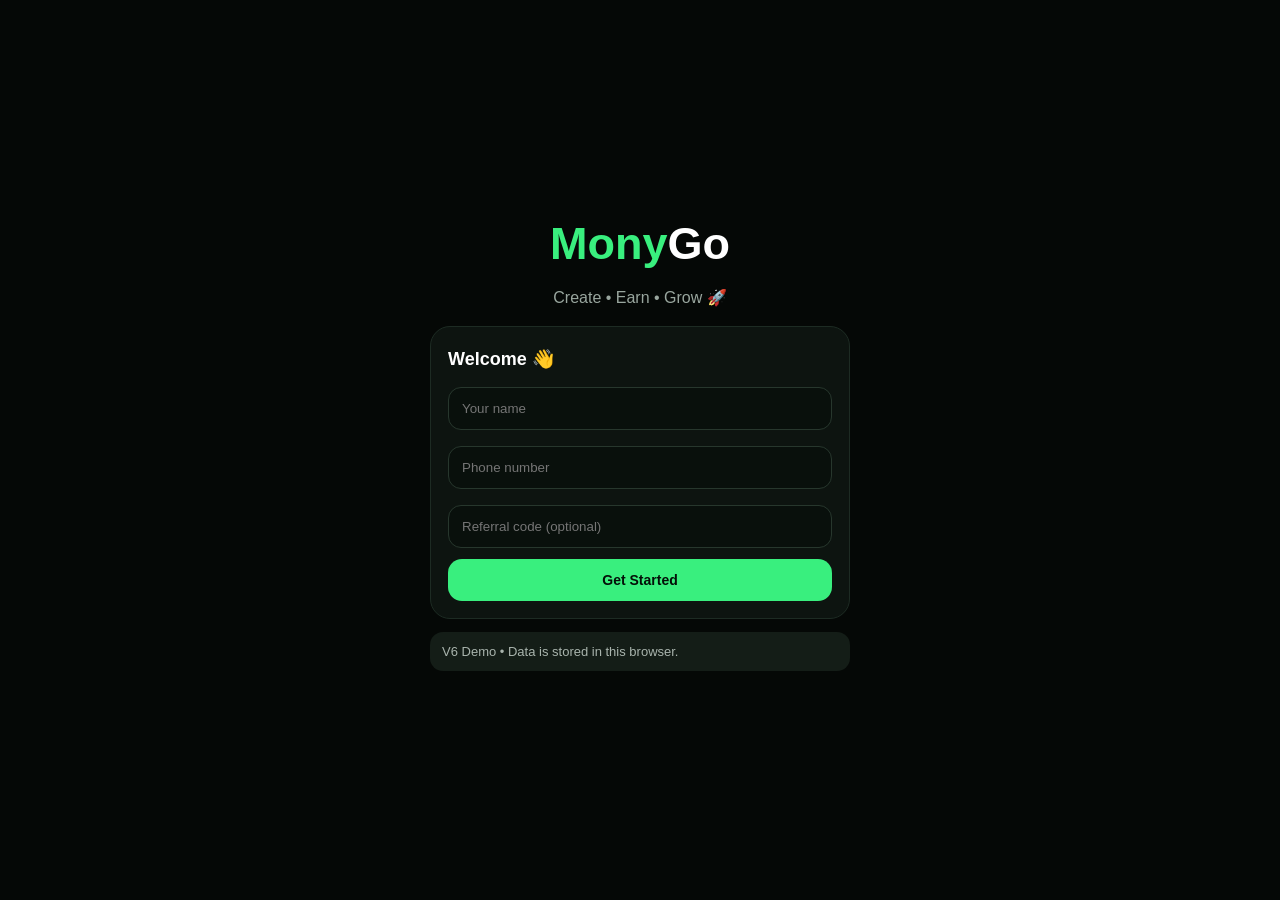
<file: index-5.html>
<!DOCTYPE html>
<html lang="my">
<head>
<meta charset="UTF-8">
<meta name="viewport" content="width=device-width,initial-scale=1.0">
<meta name="theme-color" content="#07110b">
<title>MonyGo V6</title>
<style>
*{box-sizing:border-box}html{scroll-behavior:smooth}
body{margin:0;background:#050806;color:#fff;font-family:Arial,"Noto Sans Myanmar",sans-serif}
.app{max-width:480px;margin:auto;min-height:100vh;padding-bottom:86px}
header{padding:18px 16px 10px;display:flex;justify-content:space-between;align-items:center;position:sticky;top:0;background:#050806ee;backdrop-filter:blur(10px);z-index:10}
.logo{font-size:28px;font-weight:900;color:#39ef7e}.logo span{color:#fff}
.icon{background:#111913;border:1px solid #26362c;color:#fff;border-radius:14px;padding:10px 12px}
.page{display:none;padding:10px 15px}.page.active{display:block}
.card{background:#0d1410;border:1px solid #1d2b23;border-radius:20px;padding:17px;margin-bottom:13px}
.hero{background:linear-gradient(135deg,#0c3a22,#0a1710);border-color:#245e3a}
h1{font-size:25px;margin:4px 0 8px}h2{font-size:18px;margin:4px 0 12px}
p{color:#99a69e;line-height:1.5}.muted{color:#829087;font-size:13px}
.balance{font-size:36px;font-weight:900;color:#39ef7e;margin:8px 0}
.grid{display:grid;grid-template-columns:1fr 1fr;gap:10px}
.stat{background:#101812;border:1px solid #1e2d24;border-radius:16px;padding:14px}
.stat small{display:block;color:#8c9991}.stat b{font-size:22px;display:block;margin-top:4px}
button{border:0;border-radius:14px;padding:13px;width:100%;font-size:14px;font-weight:800;cursor:pointer}
.primary{background:#39ef7e;color:#041008}.secondary{background:#17221b;color:#fff;border:1px solid #293a30}
.row{display:flex;gap:9px}.row>*{flex:1}
input,textarea,select{width:100%;background:#09100c;color:#fff;border:1px solid #27372d;border-radius:13px;padding:13px;margin:5px 0 11px;outline:none}
textarea{min-height:85px;resize:none}
input:focus,textarea:focus,select:focus{border-color:#39ef7e}
.task{display:flex;align-items:center;gap:12px;padding:13px 0;border-bottom:1px solid #1b2820}
.task:last-child{border-bottom:0}.taskicon{width:45px;height:45px;border-radius:14px;background:#16251c;display:grid;place-items:center;font-size:21px}
.taskmain{flex:1}.taskmain b{display:block;margin-bottom:3px}.taskmain small{color:#849188}.reward{color:#39ef7e;font-weight:900}
.pill{display:inline-block;background:#173923;color:#39ef7e;border-radius:30px;padding:5px 9px;font-size:11px;font-weight:bold}
.progress{height:8px;background:#172019;border-radius:20px;overflow:hidden}.progress i{display:block;height:100%;background:#39ef7e}
.video{width:100%;border-radius:15px;background:#000;margin:8px 0}
.nav{position:fixed;bottom:0;left:50%;transform:translateX(-50%);width:min(480px,100%);height:72px;background:#090e0b;border-top:1px solid #1c2a22;display:flex;z-index:30}
.nav button{background:none;color:#718078;border-radius:0;padding:8px 2px;font-size:10px}.nav button.active{color:#39ef7e}.nav span{font-size:20px;display:block;margin-bottom:3px}
.login{min-height:100vh;display:flex;align-items:center;justify-content:center;padding:22px}.loginbox{width:100%;max-width:420px}
.loginlogo{text-align:center;font-size:45px;font-weight:900;color:#39ef7e}.loginlogo span{color:#fff}
.notice{background:#141d17;border-radius:13px;padding:12px;color:#a9b4ad;font-size:13px;margin-bottom:11px}
.modal{display:none;position:fixed;inset:0;background:#000b;z-index:50;align-items:flex-end}.modal.show{display:flex}
.sheet{width:min(480px,100%);margin:auto;background:#0d1410;border:1px solid #24352a;border-radius:24px 24px 0 0;padding:20px}
.close{float:right;width:auto;background:#18221b;color:#fff;padding:8px 11px}
.empty{text-align:center;padding:25px;color:#758179}
.toast{position:fixed;left:50%;bottom:85px;transform:translateX(-50%);background:#17231b;color:#fff;border:1px solid #2a3b30;padding:12px 17px;border-radius:14px;z-index:100;display:none;white-space:nowrap}
</style>
</head>
<body>

<div id="login" class="login">
<div class="loginbox">
<div class="loginlogo">Mony<span>Go</span></div>
<p style="text-align:center">Create • Earn • Grow 🚀</p>
<div class="card">
<h2>Welcome 👋</h2>
<input id="loginName" placeholder="Your name">
<input id="loginPhone" inputmode="tel" placeholder="Phone number">
<input id="loginRef" placeholder="Referral code (optional)">
<button class="primary" onclick="login()">Get Started</button>
</div>
<div class="notice">V6 Demo • Data is stored in this browser.</div>
</div>
</div>

<div id="app" class="app" style="display:none">
<header>
<div class="logo">Mony<span>Go</span></div>
<button class="icon" onclick="show('profile')">👤</button>
</header>

<section id="home" class="page active">
<div class="card hero">
<div class="muted">Welcome back 👋</div>
<h1 id="hello">MonyGo User</h1>
<div class="balance"><span id="balance">0</span> MG</div>
<div class="muted">MonyPoints</div>
</div>

<div class="grid">
<div class="stat">💰 <small>Balance</small><b id="hBalance">0</b></div>
<div class="stat">🎬 <small>Videos</small><b id="videos">0</b></div>
<div class="stat">❤️ <small>Likes</small><b id="likes">0</b></div>
<div class="stat">👥 <small>Referrals</small><b id="refs">0</b></div>
</div>

<br><h2>🔥 Daily Mission</h2>
<div class="card">
<div class="task"><div class="taskicon">🎁</div><div class="taskmain"><b>Daily Bonus</b><small>Claim once per day</small></div><div class="reward">+50</div></div>
<br><button class="primary" id="bonusBtn" onclick="dailyBonus()">Claim +50 MG</button>
</div>

<h2>⚡ Quick Earn</h2>
<div class="card">
<div class="task"><div class="taskicon">👀</div><div class="taskmain"><b>Watch Task</b><small>Complete a demo watch task</small></div><div class="reward">+20</div></div>
<div class="task"><div class="taskicon">🎬</div><div class="taskmain"><b>Create Video</b><small>Upload your content</small></div><div class="reward">+100</div></div>
<div class="task"><div class="taskicon">👥</div><div class="taskmain"><b>Invite Friends</b><small>Share your referral code</small></div><div class="reward">+200</div></div>
</div>
</section>

<section id="earn" class="page">
<h1>Earn Center 💰</h1><p>Complete missions and grow your MonyPoints.</p>
<div class="card">
<h2>🎁 Daily Bonus</h2><div class="progress"><i id="dailyProgress" style="width:100%"></i></div><br>
<button class="primary" onclick="dailyBonus()">Claim Daily Bonus</button>
</div>
<div class="card"><h2>📺 Watch & Earn</h2><p>Finish a demo watch mission.</p><button class="secondary" onclick="watchTask()">Start +20 MG</button></div>
<div class="card"><h2>🎵 TikTok Campaign</h2><p>Create campaign content. Real TikTok verification requires backend integration.</p><button class="secondary" onclick="show('create')">Create Campaign Video</button></div>
<div class="card"><h2>👥 Referral</h2><p>Invite friends and earn referral rewards.</p><div class="notice">Code: <b id="refCode">MG000000</b></div><button class="primary" onclick="shareReferral()">Share Invite</button></div>
</section>

<section id="create" class="page">
<h1>Creator Studio 🎬</h1>
<div class="card">
<input id="videoTitle" placeholder="Video title">
<textarea id="videoDesc" placeholder="Description"></textarea>
<input id="videoFile" type="file" accept="video/*" onchange="previewVideo(event)">
<video id="preview" class="video" controls style="display:none"></video>
<div class="row">
<button class="secondary" onclick="document.getElementById('videoFile').click()">📁 Choose</button>
<button class="primary" onclick="publishVideo()">🚀 Publish +100</button>
</div>
</div>
<div class="card">
<h2>🏆 Campaign</h2>
<div class="task"><div class="taskicon">🔥</div><div class="taskmain"><b>Trending Short Video</b><small>Make a creative short</small></div><span class="pill">+100</span></div>
<div class="task"><div class="taskicon">❤️</div><div class="taskmain"><b>Community Challenge</b><small>Get engagement</small></div><span class="pill">+150</span></div>
</div>
</section>

<section id="wallet" class="page">
<h1>Wallet 💳</h1>
<div class="card hero"><div class="muted">Available</div><div class="balance"><span id="walletBalance">0</span> MG</div><div class="muted">Demo conversion: 1 MG = 1 MMK</div></div>
<div class="card">
<h2>Withdraw Request</h2>
<select id="method"><option>KBZPay</option><option>Wave Money</option><option>Bank Transfer</option></select>
<input id="withdrawAmount" type="number" inputmode="numeric" placeholder="Amount (MG)">
<input id="withdrawAccount" placeholder="Payment account / phone">
<button class="primary" onclick="withdraw()">Request Withdrawal</button>
</div>
<div class="notice">⚠️ This is demo UI. Real money transfer requires secure backend/payment integration.</div>
<h2>Recent Requests</h2><div id="history"></div>
</section>

<section id="profile" class="page">
<h1>Profile 👤</h1>
<div class="card" style="display:flex;gap:14px;align-items:center">
<div class="avatar" id="avatar" style="width:58px;height:58px;border-radius:50%;background:#39ef7e;color:#061009;display:grid;place-items:center;font-weight:900;font-size:24px">M</div>
<div><h2 id="profileName">MonyGo User</h2><span class="pill">MEMBER</span></div>
</div>
<div class="card"><h2>Referral Code</h2><div class="notice"><b id="profileRef">MG000000</b></div><button class="secondary" onclick="shareReferral()">Share Code</button></div>
<div class="card"><h2>📊 Statistics</h2><div class="grid"><div class="stat">MG<b id="pBalance">0</b></div><div class="stat">Videos<b id="pVideos">0</b></div><div class="stat">Likes<b id="pLikes">0</b></div><div class="stat">Friends<b id="pRefs">0</b></div></div></div>
<div class="card"><h2>⚙️ Account</h2><button class="secondary" onclick="resetDemo()">Reset Demo Data</button><br><br><button class="secondary" style="color:#ff7777" onclick="logout()">Logout</button></div>
</section>
</div>

<div class="nav" id="nav" style="display:none">
<button id="n-home" class="active" onclick="show('home')"><span>🏠</span>Home</button>
<button id="n-earn" onclick="show('earn')"><span>💰</span>Earn</button>
<button id="n-create" onclick="show('create')"><span>🎬</span>Create</button>
<button id="n-wallet" onclick="show('wallet')"><span>💳</span>Wallet</button>
<button id="n-profile" onclick="show('profile')"><span>👤</span>Profile</button>
</div>

<div id="modal" class="modal"><div class="sheet"><button class="close" onclick="closeModal()">✕</button><h2 id="modalTitle">MonyGo</h2><p id="modalText"></p><button class="primary" onclick="closeModal()">OK</button></div></div>
<div id="toast" class="toast"></div>

<script>
const KEY="monygo-v6";
let state=JSON.parse(localStorage.getItem(KEY)||"null");

function save(){localStorage.setItem(KEY,JSON.stringify(state));updateUI()}
function toast(t){const x=document.getElementById("toast");x.textContent=t;x.style.display="block";setTimeout(()=>x.style.display="none",1800)}
function modal(t,m){document.getElementById("modalTitle").textContent=t;document.getElementById("modalText").textContent=m;document.getElementById("modal").classList.add("show")}
function closeModal(){document.getElementById("modal").classList.remove("show")}

function hash(s){let h=0;for(let i=0;i<s.length;i++)h=((h<<5)-h)+s.charCodeAt(i);return Math.abs(h)}
function refCode(){return "MG"+String(hash((state.phone||"")+state.name)).slice(0,6)}

function login(){
 const name=document.getElementById("loginName").value.trim();
 const phone=document.getElementById("loginPhone").value.trim();
 if(!name){toast("နာမည်ထည့်ပါ");return}
 if(!state)state={name,phone,balance:10,videos:1,likes:29,refs:0,lastBonus:"",history:[]};
 else{state.name=name;state.phone=phone}
 save();openApp()
}
function openApp(){
 document.getElementById("login").style.display="none";
 document.getElementById("app").style.display="block";
 document.getElementById("nav").style.display="flex";
 updateUI()
}
function show(id){
 document.querySelectorAll(".page").forEach(x=>x.classList.remove("active"));
 document.getElementById(id).classList.add("active");
 document.querySelectorAll(".nav button").forEach(x=>x.classList.remove("active"));
 const b=document.getElementById("n-"+id);if(b)b.classList.add("active");
 scrollTo(0,0)
}
function updateUI(){
 if(!state)return;
 document.getElementById("hello").textContent=state.name;
 document.getElementById("balance").textContent=state.balance;
 document.getElementById("hBalance").textContent=state.balance;
 document.getElementById("walletBalance").textContent=state.balance;
 document.getElementById("videos").textContent=state.videos;
 document.getElementById("likes").textContent=state.likes;
 document.getElementById("refs").textContent=state.refs;
 document.getElementById("profileName").textContent=state.name;
 document.getElementById("avatar").textContent=state.name[0].toUpperCase();
 document.getElementById("refCode").textContent=refCode();
 document.getElementById("profileRef").textContent=refCode();
 document.getElementById("pBalance").textContent=state.balance;
 document.getElementById("pVideos").textContent=state.videos;
 document.getElementById("pLikes").textContent=state.likes;
 document.getElementById("pRefs").textContent=state.refs;
 const today=new Date().toISOString().slice(0,10),btn=document.getElementById("bonusBtn");
 if(state.lastBonus===today){btn.textContent="✅ Claimed Today";btn.disabled=true}else{btn.textContent="Claim +50 MG";btn.disabled=false}
 renderHistory()
}
function dailyBonus(){
 const today=new Date().toISOString().slice(0,10);
 if(state.lastBonus===today){toast("ဒီနေ့ Bonus ယူပြီးပါပြီ");return}
 state.balance+=50;state.lastBonus=today;save();modal("🎁 Bonus Claimed","Daily Bonus +50 MG ရပါပြီ!")
}
function watchTask(){state.balance+=20;save();modal("📺 Task Complete","+20 MG ရပါပြီ")}
function previewVideo(e){
 const f=e.target.files[0];if(!f)return;
 const v=document.getElementById("preview");v.src=URL.createObjectURL(f);v.style.display="block"
}
function publishVideo(){
 const title=document.getElementById("videoTitle").value.trim();
 const f=document.getElementById("videoFile").files[0];
 if(!title){toast("Video title ထည့်ပါ");return}
 if(!f){toast("Video ရွေးပါ");return}
 state.videos++;state.balance+=100;
 save();
 document.getElementById("videoTitle").value="";
 document.getElementById("videoDesc").value="";
 document.getElementById("videoFile").value="";
 document.getElementById("preview").style.display="none";
 modal("🚀 Published","+100 MG ရပါပြီ!")
 show("home")
}
function withdraw(){
 const amount=Number(document.getElementById("withdrawAmount").value);
 const account=document.getElementById("withdrawAccount").value.trim();
 const method=document.getElementById("method").value;
 if(!amount||amount<=0){toast("Amount ထည့်ပါ");return}
 if(amount>state.balance){toast("Balance မလုံလောက်ပါ");return}
 if(!account){toast("Account ထည့်ပါ");return}
 state.balance-=amount;
 state.history=state.history||[];
 state.history.unshift({method,amount,account,date:new Date().toLocaleString()});
 save();
 document.getElementById("withdrawAmount").value="";
 document.getElementById("withdrawAccount").value="";
 modal("✅ Request Sent","Withdrawal request ကို demo အနေနဲ့ မှတ်ထားပါပြီ။")
}
function renderHistory(){
 const box=document.getElementById("history");
 if(!state.history||!state.history.length){box.innerHTML='<div class="empty">No withdrawal history</div>';return}
 box.innerHTML=state.history.slice(0,5).map(x=>`<div class="card"><b>${x.method}</b><br><span class="muted">${x.amount} MG • ${x.account}<br>${x.date}</span></div>`).join("")
}
function shareReferral(){
 const text="Join MonyGo 🚀 My referral code: "+refCode();
 if(navigator.share)navigator.share({title:"MonyGo",text});
 else if(navigator.clipboard){navigator.clipboard.writeText(text);toast("Referral code copied ✅")}
 else modal("Referral Code",refCode())
}
function resetDemo(){
 if(confirm("Demo data reset လုပ်မလား?")){localStorage.removeItem(KEY);location.reload()}
}
function logout(){
 if(confirm("Logout လုပ်မလား?")){localStorage.removeItem(KEY);location.reload()}
}
if(state)openApp();
</script>
</body>
</html>
</file>
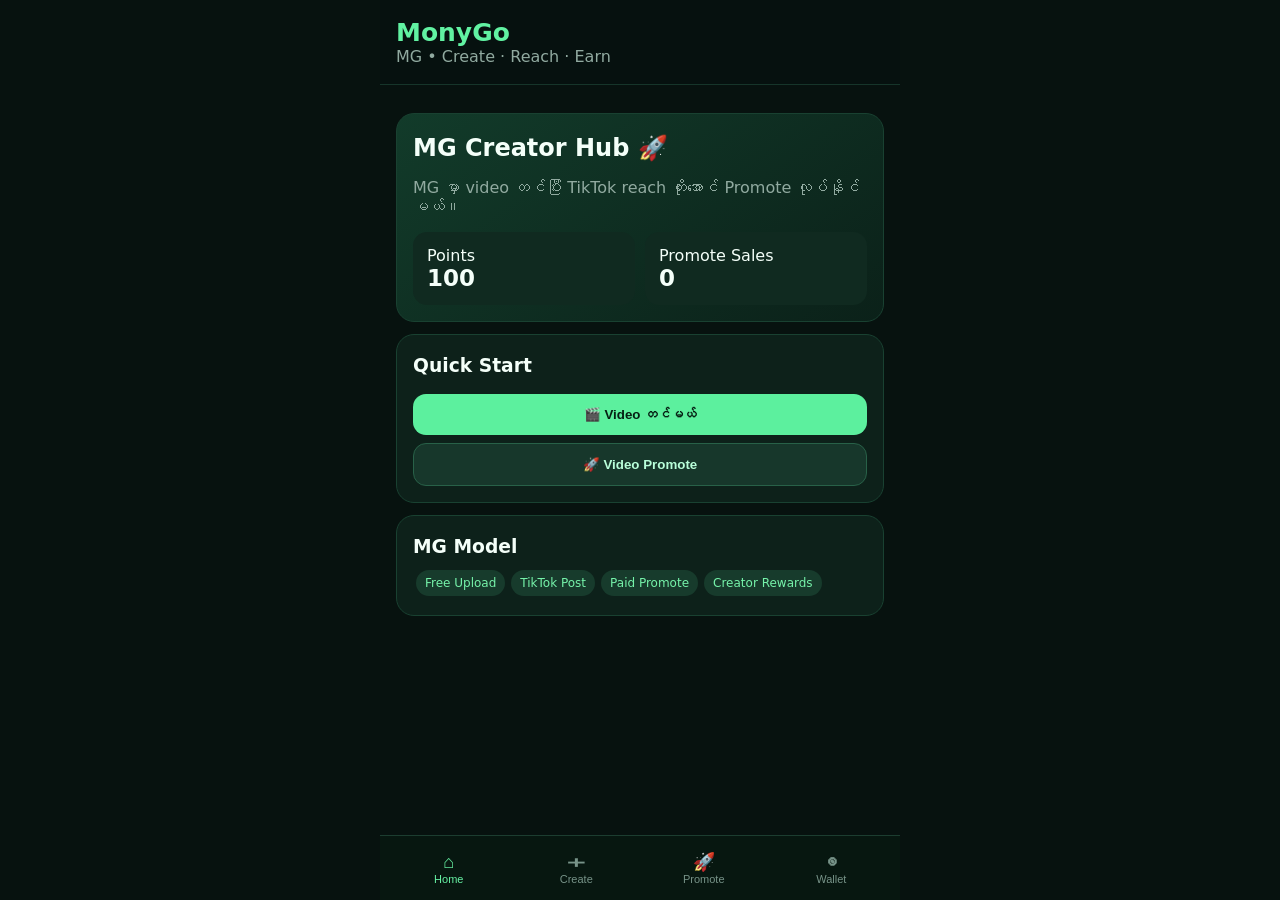
<file: index-6.html>
<!doctype html><html lang="my"><head><meta charset="utf-8"><meta name="viewport" content="width=device-width,initial-scale=1"><title>MonyGo V7</title>
<style>*{box-sizing:border-box}body{margin:0;background:#07120f;color:#f4fff9;font-family:system-ui,sans-serif}.app{max-width:520px;margin:auto;min-height:100vh;padding-bottom:80px}.top{padding:18px 16px;position:sticky;top:0;background:#07120fee;z-index:5;border-bottom:1px solid #16352a}.logo{font-size:25px;font-weight:900;color:#61f2a2}.sub,.muted{color:#91aaa0}.page{display:none;padding:16px}.page.active{display:block}.card{background:#0d211a;border:1px solid #194131;border-radius:18px;padding:16px;margin:12px 0}.hero{background:linear-gradient(145deg,#123b2a,#0b2119)}h2,h3{margin:4px 0 10px}.grid{display:grid;grid-template-columns:1fr 1fr;gap:10px}.stat{padding:14px;border-radius:14px;background:#102a20}.num{font-size:23px;font-weight:800}.btn{width:100%;border:0;border-radius:13px;padding:13px;margin-top:8px;font-weight:800;background:#5cf09e;color:#062014}.btn.alt{background:#17372b;color:#b9ffda;border:1px solid #286148}.btn.warn{background:#d8ff69}input,textarea,select{width:100%;background:#071711;color:#fff;border:1px solid #28503e;border-radius:12px;padding:13px;margin:6px 0;font:inherit}.video{height:260px;border-radius:16px;background:#020806;display:flex;align-items:center;justify-content:center;color:#6c897d;overflow:hidden}.video video{width:100%;height:100%;object-fit:cover}.tag{display:inline-block;padding:6px 9px;border-radius:20px;background:#173b2c;color:#76f3aa;font-size:12px;margin:3px}.price{font-size:22px;font-weight:900;color:#71f5a8}.package.selected{outline:2px solid #61f2a2}.money{font-size:30px;font-weight:900}.bottom{position:fixed;bottom:0;left:50%;transform:translateX(-50%);width:min(520px,100%);display:grid;grid-template-columns:repeat(4,1fr);background:#081811f5;border-top:1px solid #1c3d30;padding:8px 5px;z-index:10}.nav{border:0;background:none;color:#779388;padding:7px;font-size:11px}.nav b{display:block;font-size:18px}.nav.active{color:#67f2a4}.toast{position:fixed;left:50%;bottom:88px;transform:translateX(-50%);background:#dfffe9;color:#062014;padding:11px 16px;border-radius:12px;font-weight:700;display:none;z-index:20}</style></head><body><div class="app">
<header class="top"><div class="logo">MonyGo</div><div class="sub">MG • Create · Reach · Earn</div></header>
<section id="home" class="page active"><div class="card hero"><h2>MG Creator Hub 🚀</h2><p class="muted">MG မှာ video တင်ပြီး TikTok reach တိုးအောင် Promote လုပ်နိုင်မယ်။</p><div class="grid"><div class="stat">Points<div class="num" id="points">100</div></div><div class="stat">Promote Sales<div class="num" id="sales">0</div></div></div></div><div class="card"><h3>Quick Start</h3><button class="btn" onclick="go('create')">🎬 Video တင်မယ်</button><button class="btn alt" onclick="go('promote')">🚀 Video Promote</button></div><div class="card"><h3>MG Model</h3><span class="tag">Free Upload</span><span class="tag">TikTok Post</span><span class="tag">Paid Promote</span><span class="tag">Creator Rewards</span></div></section>
<section id="create" class="page"><h2>🎬 Create Video</h2><div class="card"><input id="title" placeholder="Video title"><textarea id="desc" placeholder="Description"></textarea><input id="file" type="file" accept="video/*"><div class="video" id="preview">Video Preview</div><button class="btn" onclick="previewVideo()">Preview</button><button class="btn" onclick="publish()">Publish to MG</button></div><div class="card"><h3>📲 TikTok</h3><p class="muted">Official TikTok authorization/API ချိတ်ပြီးမှ တကယ် post လုပ်မယ်။</p><button class="btn alt" onclick="toast('TikTok Connect ကို backend/API ထည့်ပြီး activate လုပ်မယ်')">Connect TikTok</button></div></section>
<section id="promote" class="page"><h2>🚀 Promote</h2><p class="muted">Video ကိုရွေးပြီး MG Promote package ဝယ်ပါ။</p><div class="card"><select><option>My latest video</option></select></div><div class="card package" onclick="selectPkg(this,'1000')"><b>Starter</b><div class="price">1,000 Ks</div><div class="muted">Budget-based reach campaign</div></div><div class="card package" onclick="selectPkg(this,'3000')"><b>Growth</b><div class="price">3,000 Ks</div><div class="muted">Higher campaign budget</div></div><div class="card package" onclick="selectPkg(this,'5000')"><b>Boost</b><div class="price">5,000 Ks</div><div class="muted">Stronger reach push</div></div><div class="card package" onclick="selectPkg(this,'10000')"><b>Pro</b><div class="price">10,000 Ks</div><div class="muted">Largest package</div></div><button class="btn warn" onclick="checkout()">Continue to Payment</button><div class="card muted">⚠️ V7 demo — Real payment + TikTok Ads API ကို backend ချိတ်ပြီးမှ တကယ်ငွေကောက်/Promote လုပ်မယ်။ Guaranteed views မဟုတ်ပါ။</div></section>
<section id="wallet" class="page"><h2>💰 Wallet</h2><div class="card"><div class="muted">MonyPoints</div><div class="money" id="walletPoints">100</div></div><div class="card"><h3>Withdrawal</h3><select><option>KBZPay</option><option>Wave Money</option><option>Bank Transfer</option></select><input id="amount" type="number" placeholder="Amount (Ks)"><button class="btn" onclick="withdraw()">Request Withdrawal</button></div></section>
<section id="profile" class="page"><h2>👤 Creator Profile</h2><div class="card"><input id="name" placeholder="Creator name"><button class="btn" onclick="saveName()">Save Profile</button></div><div class="grid"><div class="stat">Videos<div class="num" id="videos">0</div></div><div class="stat">Promotes<div class="num" id="promotes">0</div></div></div><div class="card"><h3>Referral</h3><span class="tag">MG-<span id="ref">0000</span></span><button class="btn alt" onclick="shareRef()">Share Referral</button></div></section>
</div><nav class="bottom"><button class="nav active" data-page="home" onclick="go('home')"><b>⌂</b>Home</button><button class="nav" data-page="create" onclick="go('create')"><b>＋</b>Create</button><button class="nav" data-page="promote" onclick="go('promote')"><b>🚀</b>Promote</button><button class="nav" data-page="wallet" onclick="go('wallet')"><b>◉</b>Wallet</button></nav><div id="toast" class="toast"></div>
<script>
const S=JSON.parse(localStorage.getItem('mgv7')||'{"points":100,"sales":0,"videos":0,"promotes":0,"name":"","ref":"0000"}');let pkg='';
function save(){localStorage.setItem('mgv7',JSON.stringify(S));update()}function update(){['points','walletPoints'].forEach(id=>document.getElementById(id).textContent=S.points);sales.textContent=S.sales;videos.textContent=S.videos;promotes.textContent=S.promotes;name.value=S.name;ref.textContent=S.ref}
function go(id){document.querySelectorAll('.page').forEach(x=>x.classList.remove('active'));document.getElementById(id).classList.add('active');document.querySelectorAll('.nav').forEach(x=>x.classList.toggle('active',x.dataset.page===id));scrollTo(0,0)}
function toast(t){const x=document.getElementById('toast');x.textContent=t;x.style.display='block';clearTimeout(window.tt);window.tt=setTimeout(()=>x.style.display='none',2500)}
function previewVideo(){const f=file.files[0];if(!f)return toast('Video file ရွေးပါ');preview.innerHTML='<video controls src="'+URL.createObjectURL(f)+'"></video>'}
function publish(){if(!file.files[0]||!title.value.trim())return toast('Title နဲ့ video file ထည့်ပါ');S.videos++;S.points+=10;save();toast('MG မှာ publish ပြီးပါပြီ +10 Points');go('promote')}
function selectPkg(el,p){document.querySelectorAll('.package').forEach(x=>x.classList.remove('selected'));el.classList.add('selected');pkg=p}
function checkout(){if(!pkg)return toast('Promote package ရွေးပါ');toast(pkg+' Ks — payment backend ချိတ်တဲ့အခါ ဆက်သွားမယ်')}
function withdraw(){const a=Number(amount.value);if(a<1000)return toast('အနည်းဆုံး 1,000 Ks ထည့်ပါ');toast('Demo: backend ချိတ်ပြီးမှ withdrawal တကယ်လုပ်မယ်')}
function saveName(){S.name=name.value.trim()||'MG Creator';if(S.ref==='0000')S.ref=Math.random().toString(36).slice(2,6).toUpperCase();save();toast('Profile saved')}
async function shareRef(){const t='Join MonyGo: MG-'+S.ref;if(navigator.share)await navigator.share({title:'MonyGo',text:t});else{await navigator.clipboard?.writeText(t);toast('Referral copied')}}
update();
</script></body></html>
</file>
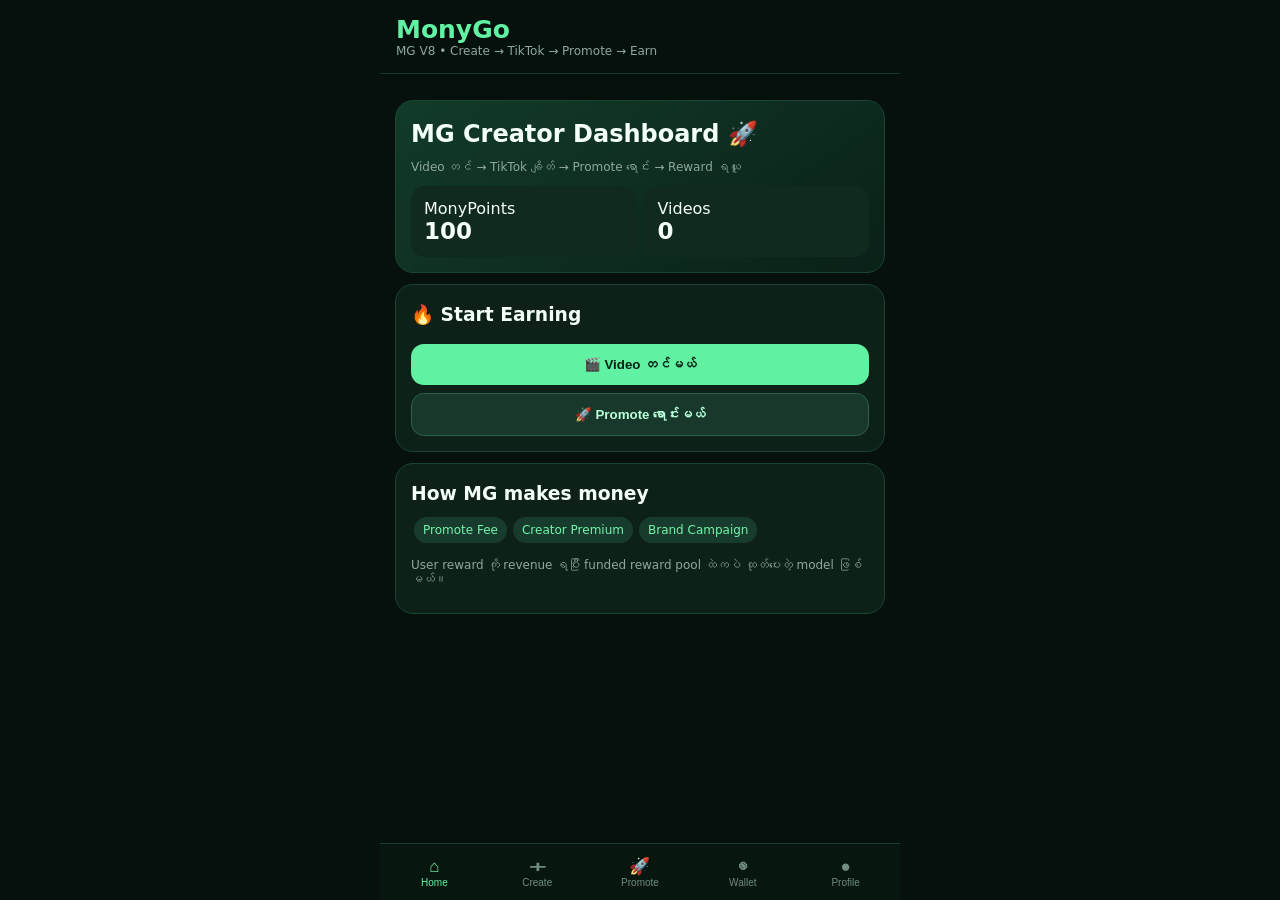
<file: index-7.html>
<!doctype html>
<html lang="my">
<head>
<meta charset="utf-8"><meta name="viewport" content="width=device-width,initial-scale=1">
<title>MonyGo V8</title>
<style>
*{box-sizing:border-box}body{margin:0;background:#06110d;color:#f3fff8;font-family:system-ui,sans-serif}.app{max-width:520px;margin:auto;padding-bottom:82px}.top{position:sticky;top:0;z-index:5;padding:15px 16px;background:#06110df2;border-bottom:1px solid #18372b}.logo{font-size:25px;font-weight:900;color:#62f2a4}.sub,.muted{color:#8fa89e;font-size:12px}.page{display:none;padding:15px}.page.active{display:block}.card{background:#0d2119;border:1px solid #1b4433;border-radius:18px;padding:15px;margin:11px 0}.hero{background:linear-gradient(145deg,#123b29,#0a2118)}h2,h3{margin:4px 0 10px}.grid{display:grid;grid-template-columns:1fr 1fr;gap:9px}.stat{background:#102a20;padding:13px;border-radius:14px}.num{font-size:23px;font-weight:900}.btn{width:100%;border:0;border-radius:13px;padding:13px;margin-top:8px;font-weight:800;background:#60f1a2;color:#052015}.btn.alt{background:#17382b;color:#b8ffda;border:1px solid #2a6248}.btn.warn{background:#d9ff6a}input,textarea,select{width:100%;padding:12px;margin:5px 0;background:#071711;color:#fff;border:1px solid #28523f;border-radius:11px;font:inherit}.video{height:250px;background:#020806;border-radius:15px;display:flex;align-items:center;justify-content:center;overflow:hidden;color:#6c887d}.video video{width:100%;height:100%;object-fit:cover}.tag{display:inline-block;padding:6px 9px;border-radius:20px;background:#173c2d;color:#76f3aa;font-size:12px;margin:3px}.price{font-size:22px;font-weight:900;color:#70f5a7}.package.selected{outline:2px solid #61f2a2}.status{padding:11px;border-radius:12px;background:#102d22;margin-top:8px}.money{font-size:30px;font-weight:900}.bottom{position:fixed;bottom:0;left:50%;transform:translateX(-50%);width:min(520px,100%);display:grid;grid-template-columns:repeat(5,1fr);background:#081811f7;border-top:1px solid #1b3e30;padding:7px 3px;z-index:10}.nav{border:0;background:none;color:#718c80;font-size:10px;padding:5px}.nav b{display:block;font-size:17px}.nav.active{color:#67f2a4}.toast{position:fixed;bottom:88px;left:50%;transform:translateX(-50%);background:#e2ffed;color:#052015;padding:10px 14px;border-radius:12px;font-weight:800;display:none;z-index:20;max-width:90%;text-align:center}
</style></head>
<body><div class="app">
<header class="top"><div class="logo">MonyGo</div><div class="sub">MG V8 • Create → TikTok → Promote → Earn</div></header>

<section id="home" class="page active">
<div class="card hero"><h2>MG Creator Dashboard 🚀</h2><p class="muted">Video တင် → TikTok ချိတ် → Promote ရောင်း → Reward ရယူ</p>
<div class="grid"><div class="stat">MonyPoints<div class="num" id="points">100</div></div><div class="stat">Videos<div class="num" id="videoCount">0</div></div></div></div>
<div class="card"><h3>🔥 Start Earning</h3><button class="btn" onclick="go('create')">🎬 Video တင်မယ်</button><button class="btn alt" onclick="go('promote')">🚀 Promote ရောင်းမယ်</button></div>
<div class="card"><h3>How MG makes money</h3><span class="tag">Promote Fee</span><span class="tag">Creator Premium</span><span class="tag">Brand Campaign</span><p class="muted">User reward ကို revenue ရပြီး funded reward pool ထဲကပဲ ထုတ်ပေးတဲ့ model ဖြစ်မယ်။</p></div>
</section>

<section id="create" class="page">
<h2>🎬 Creator Studio</h2><div class="card"><input id="title" placeholder="Video title"><textarea id="desc" placeholder="Description"></textarea><input id="file" type="file" accept="video/*"><div class="video" id="preview">Video Preview</div><button class="btn alt" onclick="previewVideo()">Preview</button><button class="btn" onclick="publish()">Publish to MG</button></div>
<div class="card"><h3>📲 Publish to TikTok</h3><div class="status" id="ttStatus">Not connected</div><button class="btn alt" onclick="connectTikTok()">Connect TikTok</button><p class="muted">Real posting requires official TikTok authorization + Content Posting API backend.</p></div>
</section>

<section id="promote" class="page">
<h2>🚀 Promote Marketplace</h2><div class="card"><label class="muted">Your video</label><select><option>My latest video</option></select></div>
<div class="card package" onclick="pkg(this,'1000')"><b>Starter</b><div class="price">1,000 Ks</div><span class="muted">Entry reach campaign</span></div>
<div class="card package" onclick="pkg(this,'3000')"><b>Growth</b><div class="price">3,000 Ks</div><span class="muted">More campaign budget</span></div>
<div class="card package" onclick="pkg(this,'5000')"><b>Boost</b><div class="price">5,000 Ks</div><span class="muted">Stronger reach push</span></div>
<div class="card package" onclick="pkg(this,'10000')"><b>Pro</b><div class="price">10,000 Ks</div><span class="muted">Maximum package</span></div>
<button class="btn warn" onclick="pay()">Continue to Payment</button>
<div class="card"><h3>Campaign Status</h3><div id="campaign" class="status">No active campaign</div></div>
<p class="muted">⚠️ Promote = increased reach campaign; fixed/guaranteed views မဟုတ်ပါ။ Real payment + TikTok Ads integration နောက်တစ်ဆင့်မှာချိတ်မယ်။</p>
</section>

<section id="wallet" class="page">
<h2>💰 Wallet</h2><div class="card"><div class="muted">MonyPoints</div><div class="money" id="walletPoints">100</div><p class="muted">Points → cash ကို funded Reward Pool ရှိတဲ့အခါ activate လုပ်မယ်။</p></div>
<div class="card"><h3>Withdrawal</h3><select><option>KBZPay</option><option>Wave Money</option><option>Bank Transfer</option></select><input id="amount" type="number" placeholder="Amount (Ks)"><button class="btn" onclick="withdraw()">Request Withdrawal</button></div>
<div class="card"><h3>Owner Revenue</h3><p class="muted">Promote sales − campaign cost − payment/operations − reward pool = MG margin.</p></div>
</section>

<section id="profile" class="page">
<h2>👤 Creator Profile</h2><div class="card"><input id="name" placeholder="Creator name"><button class="btn" onclick="saveProfile()">Save Profile</button></div>
<div class="grid"><div class="stat">Videos<div class="num" id="vstat">0</div></div><div class="stat">Promotes<div class="num" id="pstat">0</div></div></div>
<div class="card"><h3>Referral</h3><span class="tag">MG-<span id="ref">0000</span></span><button class="btn alt" onclick="share()">Share Referral</button></div></section>
</div>

<nav class="bottom">
<button class="nav active" data-p="home" onclick="go('home')"><b>⌂</b>Home</button>
<button class="nav" data-p="create" onclick="go('create')"><b>＋</b>Create</button>
<button class="nav" data-p="promote" onclick="go('promote')"><b>🚀</b>Promote</button>
<button class="nav" data-p="wallet" onclick="go('wallet')"><b>◉</b>Wallet</button>
<button class="nav" data-p="profile" onclick="go('profile')"><b>●</b>Profile</button>
</nav><div id="toast" class="toast"></div>

<script>
const S=JSON.parse(localStorage.getItem('mgv8')||'{"points":100,"videos":0,"promotes":0,"sales":0,"name":"","ref":"0000","tt":false}');let selected='';
function save(){localStorage.setItem('mgv8',JSON.stringify(S));update()}
function update(){points.textContent=S.points;walletPoints.textContent=S.points;videoCount.textContent=S.videos;vstat.textContent=S.videos;pstat.textContent=S.promotes;name.value=S.name;ref.textContent=S.ref;ttStatus.textContent=S.tt?'Connected (demo UI)':'Not connected'}
function go(id){document.querySelectorAll('.page').forEach(x=>x.classList.remove('active'));document.getElementById(id).classList.add('active');document.querySelectorAll('.nav').forEach(x=>x.classList.toggle('active',x.dataset.p===id));scrollTo(0,0);update()}
function toast(t){const x=document.getElementById('toast');x.textContent=t;x.style.display='block';clearTimeout(window.t);window.t=setTimeout(()=>x.style.display='none',2400)}
function previewVideo(){const f=file.files[0];if(!f)return toast('Video file ရွေးပါ');preview.innerHTML='<video controls src="'+URL.createObjectURL(f)+'"></video>'}
function publish(){if(!file.files[0]||!title.value.trim())return toast('Title နဲ့ video file ထည့်ပါ');S.videos++;S.points+=10;save();toast('MG Publish ပြီးပါပြီ +10 Points');go('promote')}
function connectTikTok(){S.tt=true;save();toast('Demo Connected — official API backend လိုအပ်ပါသေးတယ်')}
function pkg(el,p){document.querySelectorAll('.package').forEach(x=>x.classList.remove('selected'));el.classList.add('selected');selected=p}
function pay(){if(!selected)return toast('Package တစ်ခုရွေးပါ');toast(selected+' Ks payment ကို real gateway ချိတ်တဲ့အခါ ဆက်သွားမယ်');campaign.textContent='Pending payment • '+selected+' Ks'}
function withdraw(){if(Number(amount.value)<1000)return toast('အနည်းဆုံး 1,000 Ks');toast('Demo withdrawal — backend ချိတ်ပြီးမှ တကယ်ထုတ်မယ်')}
function saveProfile(){S.name=name.value.trim()||'MG Creator';if(S.ref==='0000')S.ref=Math.random().toString(36).slice(2,6).toUpperCase();save();toast('Profile saved')}
async function share(){const t='Join MonyGo: MG-'+S.ref;if(navigator.share)await navigator.share({title:'MonyGo',text:t});else{await navigator.clipboard?.writeText(t);toast('Referral copied')}}
update();
</script></body></html>
</file>
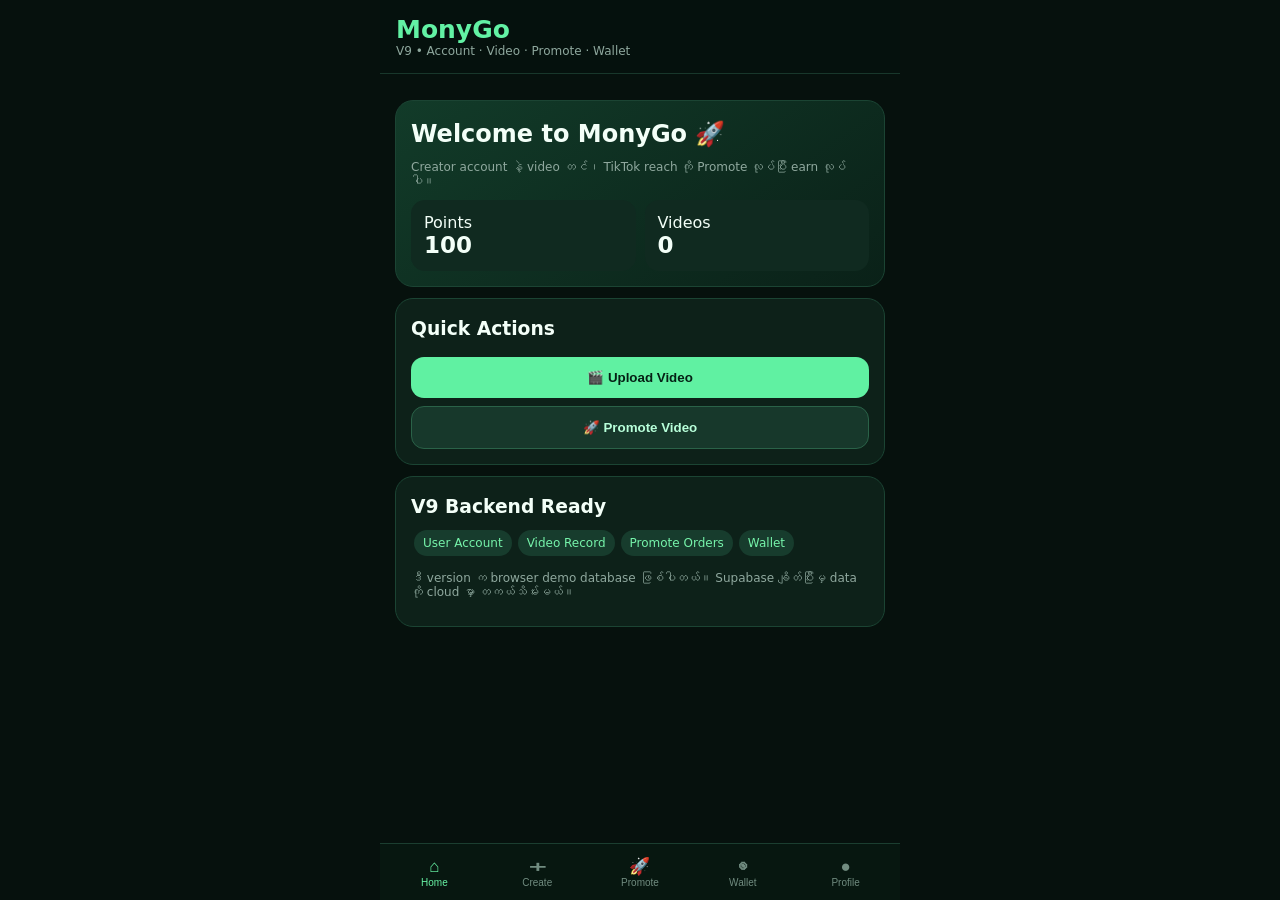
<file: index-8.html>
<!doctype html>
<html lang="my">
<head>
<meta charset="utf-8"><meta name="viewport" content="width=device-width,initial-scale=1">
<title>MonyGo V9</title>
<style>
*{box-sizing:border-box}body{margin:0;background:#06110d;color:#f3fff8;font-family:system-ui,sans-serif}.app{max-width:520px;margin:auto;padding-bottom:82px}.top{position:sticky;top:0;z-index:5;padding:15px 16px;background:#06110df5;border-bottom:1px solid #18372b}.logo{font-size:25px;font-weight:900;color:#62f2a4}.sub,.muted{color:#8fa89e;font-size:12px}.page{display:none;padding:15px}.page.active{display:block}.card{background:#0d2119;border:1px solid #1b4433;border-radius:18px;padding:15px;margin:11px 0}.hero{background:linear-gradient(145deg,#123b29,#0a2118)}h2,h3{margin:4px 0 10px}.grid{display:grid;grid-template-columns:1fr 1fr;gap:9px}.stat{background:#102a20;padding:13px;border-radius:14px}.num{font-size:23px;font-weight:900}.btn{width:100%;border:0;border-radius:13px;padding:13px;margin-top:8px;font-weight:800;background:#60f1a2;color:#052015}.btn.alt{background:#17382b;color:#b8ffda;border:1px solid #2a6248}.btn.warn{background:#d9ff6a}input,textarea,select{width:100%;padding:12px;margin:5px 0;background:#071711;color:#fff;border:1px solid #28523f;border-radius:11px;font:inherit}.video{height:250px;background:#020806;border-radius:15px;display:flex;align-items:center;justify-content:center;overflow:hidden;color:#6c887d}.video video{width:100%;height:100%;object-fit:cover}.tag{display:inline-block;padding:6px 9px;border-radius:20px;background:#173c2d;color:#76f3aa;font-size:12px;margin:3px}.price{font-size:22px;font-weight:900;color:#70f5a7}.package.selected{outline:2px solid #61f2a2}.money{font-size:30px;font-weight:900}.status{padding:11px;border-radius:12px;background:#102d22;margin-top:8px}.bottom{position:fixed;bottom:0;left:50%;transform:translateX(-50%);width:min(520px,100%);display:grid;grid-template-columns:repeat(5,1fr);background:#081811f7;border-top:1px solid #1b3e30;padding:7px 3px;z-index:10}.nav{border:0;background:none;color:#718c80;font-size:10px;padding:5px}.nav b{display:block;font-size:17px}.nav.active{color:#67f2a4}.toast{position:fixed;bottom:88px;left:50%;transform:translateX(-50%);background:#e2ffed;color:#052015;padding:10px 14px;border-radius:12px;font-weight:800;display:none;z-index:20;max-width:90%;text-align:center}
</style></head>
<body><div class="app">
<header class="top"><div class="logo">MonyGo</div><div class="sub">V9 • Account · Video · Promote · Wallet</div></header>

<section id="home" class="page active">
<div class="card hero"><h2>Welcome to MonyGo 🚀</h2><p class="muted">Creator account နဲ့ video တင်၊ TikTok reach ကို Promote လုပ်ပြီး earn လုပ်ပါ။</p><div class="grid"><div class="stat">Points<div class="num" id="points">100</div></div><div class="stat">Videos<div class="num" id="vc">0</div></div></div></div>
<div class="card"><h3>Quick Actions</h3><button class="btn" onclick="go('create')">🎬 Upload Video</button><button class="btn alt" onclick="go('promote')">🚀 Promote Video</button></div>
<div class="card"><h3>V9 Backend Ready</h3><span class="tag">User Account</span><span class="tag">Video Record</span><span class="tag">Promote Orders</span><span class="tag">Wallet</span><p class="muted">ဒီ version က browser demo database ဖြစ်ပါတယ်။ Supabase ချိတ်ပြီးမှ data ကို cloud မှာ တကယ်သိမ်းမယ်။</p></div>
</section>

<section id="account" class="page">
<h2>🔐 Account</h2><div class="card"><input id="email" type="email" placeholder="Email"><input id="pw" type="password" placeholder="Password"><button class="btn" onclick="login()">Create / Login</button><div id="auth" class="status">Not signed in</div><p class="muted">Real authentication အတွက် Supabase Auth integration လိုအပ်ပါတယ်။</p></div>
</section>

<section id="create" class="page">
<h2>🎬 Creator Studio</h2><div class="card"><input id="title" placeholder="Video title"><textarea id="desc" placeholder="Description"></textarea><input id="file" type="file" accept="video/*"><div class="video" id="preview">Video Preview</div><button class="btn alt" onclick="previewVideo()">Preview</button><button class="btn" onclick="publish()">Publish to MG</button></div>
<div class="card"><h3>📲 TikTok</h3><div id="tt" class="status">Not connected</div><button class="btn alt" onclick="connectTT()">Connect TikTok</button></div>
</section>

<section id="promote" class="page">
<h2>🚀 Promote Order</h2><div class="card"><select><option>My latest video</option></select></div>
<div class="card package" onclick="pick(this,'1000')"><b>Starter</b><div class="price">1,000 Ks</div><span class="muted">Entry reach campaign</span></div>
<div class="card package" onclick="pick(this,'3000')"><b>Growth</b><div class="price">3,000 Ks</div><span class="muted">More campaign budget</span></div>
<div class="card package" onclick="pick(this,'5000')"><b>Boost</b><div class="price">5,000 Ks</div><span class="muted">Stronger reach push</span></div>
<div class="card package" onclick="pick(this,'10000')"><b>Pro</b><div class="price">10,000 Ks</div><span class="muted">Largest package</span></div>
<button class="btn warn" onclick="order()">Create Promote Order</button>
<div class="card"><h3>Order Status</h3><div id="order" class="status">No order</div></div>
</section>

<section id="wallet" class="page">
<h2>💰 Wallet</h2><div class="card"><div class="muted">MonyPoints</div><div class="money" id="wp">100</div></div>
<div class="card"><h3>Withdrawal</h3><select><option>KBZPay</option><option>Wave Money</option><option>Bank Transfer</option></select><input id="amt" type="number" placeholder="Amount (Ks)"><button class="btn" onclick="withdraw()">Request Withdrawal</button></div></section>

<section id="profile" class="page">
<h2>👤 Profile</h2><div class="card"><input id="name" placeholder="Creator name"><button class="btn" onclick="saveProfile()">Save Profile</button></div><div class="grid"><div class="stat">Videos<div class="num" id="vs">0</div></div><div class="stat">Promotes<div class="num" id="ps">0</div></div></div><div class="card"><h3>Referral</h3><span class="tag">MG-<span id="ref">0000</span></span><button class="btn alt" onclick="share()">Share Referral</button></div></section>
</div>

<nav class="bottom"><button class="nav active" data-p="home" onclick="go('home')"><b>⌂</b>Home</button><button class="nav" data-p="create" onclick="go('create')"><b>＋</b>Create</button><button class="nav" data-p="promote" onclick="go('promote')"><b>🚀</b>Promote</button><button class="nav" data-p="wallet" onclick="go('wallet')"><b>◉</b>Wallet</button><button class="nav" data-p="profile" onclick="go('profile')"><b>●</b>Profile</button></nav><div id="toast" class="toast"></div>
<script>
const S=JSON.parse(localStorage.getItem('mgv9')||'{"points":100,"videos":0,"promotes":0,"name":"","ref":"0000","logged":false,"tt":false}');let chosen='';
function save(){localStorage.setItem('mgv9',JSON.stringify(S));update()}
function update(){points.textContent=S.points;wp.textContent=S.points;vc.textContent=S.videos;vs.textContent=S.videos;ps.textContent=S.promotes;name.value=S.name;ref.textContent=S.ref;auth.textContent=S.logged?'Signed in (demo)':'Not signed in';tt.textContent=S.tt?'Connected (demo)':'Not connected'}
function go(id){document.querySelectorAll('.page').forEach(x=>x.classList.remove('active'));document.getElementById(id).classList.add('active');document.querySelectorAll('.nav').forEach(x=>x.classList.toggle('active',x.dataset.p===id));scrollTo(0,0);update()}
function toast(t){const x=document.getElementById('toast');x.textContent=t;x.style.display='block';clearTimeout(window.z);window.z=setTimeout(()=>x.style.display='none',2400)}
function login(){if(!email.value||!pw.value)return toast('Email နဲ့ password ထည့်ပါ');S.logged=true;save();toast('Demo account created / logged in')}
function previewVideo(){if(!file.files[0])return toast('Video file ရွေးပါ');preview.innerHTML='<video controls src="'+URL.createObjectURL(file.files[0])+'"></video>'}
function publish(){if(!file.files[0]||!title.value.trim())return toast('Title နဲ့ video file ထည့်ပါ');S.videos++;S.points+=10;save();toast('Video saved to MG +10 Points');go('promote')}
function connectTT(){S.tt=true;save();toast('Demo TikTok connected — official API required')}
function pick(el,p){document.querySelectorAll('.package').forEach(x=>x.classList.remove('selected'));el.classList.add('selected');chosen=p}
function order(){if(!chosen)return toast('Promote package ရွေးပါ');S.promotes++;save();order.textContent='Pending payment • '+chosen+' Ks';toast('Promote order created')}
function withdraw(){if(Number(amt.value)<1000)return toast('အနည်းဆုံး 1,000 Ks');toast('Demo withdrawal — backend/payment မချိတ်ရသေးပါ')}
function saveProfile(){S.name=name.value.trim()||'MG Creator';if(S.ref==='0000')S.ref=Math.random().toString(36).slice(2,6).toUpperCase();save();toast('Profile saved')}
async function share(){let t='Join MonyGo: MG-'+S.ref;if(navigator.share)await navigator.share({title:'MonyGo',text:t});else{await navigator.clipboard?.writeText(t);toast('Referral copied')}}
update();
</script></body></html>
</file>
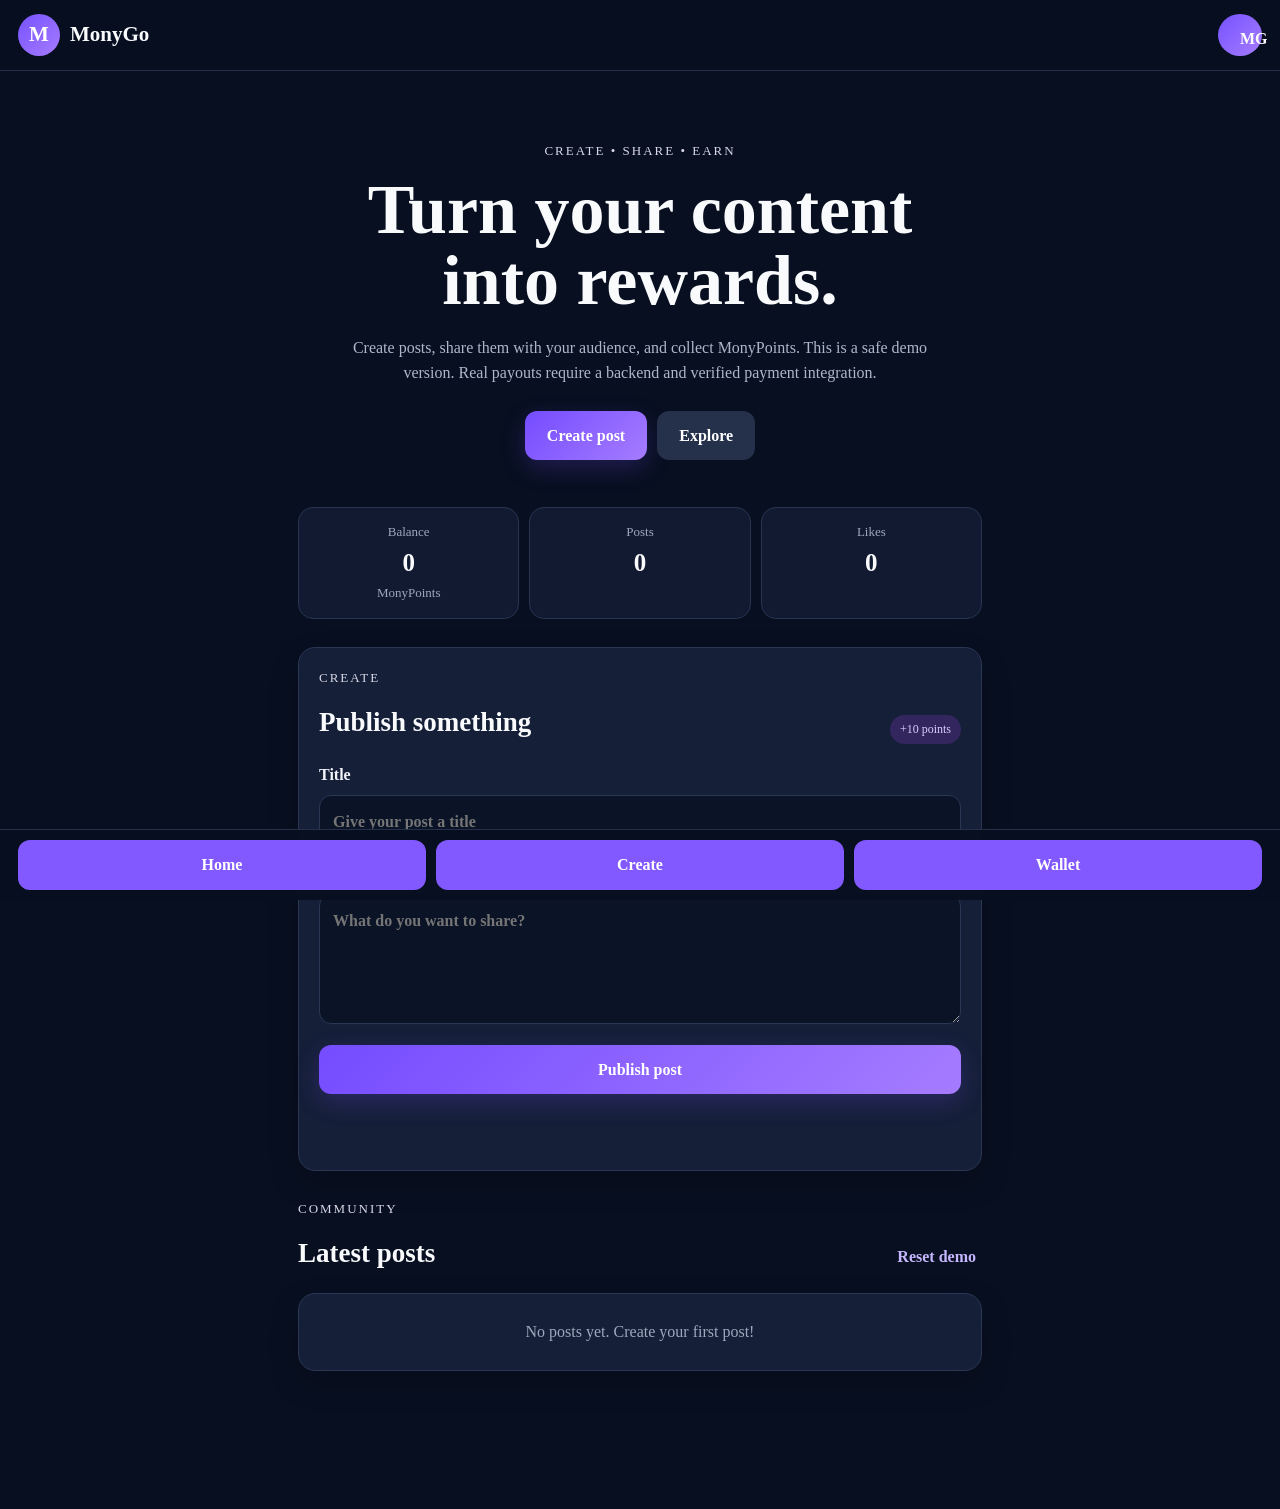
<file: MonyGo-index.html>
<!doctype html>
<html lang="en">
<head>
<meta charset="UTF-8">
<meta name="viewport" content="width=device-width, initial-scale=1.0">
<meta name="theme-color" content="#111827">
<title>MonyGo — Create, Share & Earn</title>
<style>
*{box-sizing:border-box}html{scroll-behavior:smooth}
body{margin:0;font-family:Georgia,"Times New Roman",serif;background:#080f20;color:#f8fafc;line-height:1.6}
button,input,textarea{font:inherit}button{border:0;border-radius:12px;padding:12px 22px;color:#fff;cursor:pointer;font-weight:bold}
.topbar{position:sticky;top:0;z-index:10;display:flex;justify-content:space-between;align-items:center;padding:14px 18px;background:rgba(8,15,32,.94);border-bottom:1px solid #25304a}
.brand{display:flex;align-items:center;gap:10px;font-size:21px;font-weight:bold}
.logo,.avatar{width:42px;height:42px;border-radius:50%;display:grid;place-items:center;background:linear-gradient(135deg,#7652ff,#a67cff);color:#fff;font-weight:bold}
.avatar{border:0}
main{max-width:720px;margin:auto;padding:42px 18px 110px}
.hero{text-align:center;padding:28px 4px 35px}.eyebrow{font-size:13px;letter-spacing:2px;margin:0 0 12px;color:#d8d8e6}
h1{font-size:clamp(42px,10vw,70px);line-height:1.02;margin:0 0 18px}h2{font-size:27px;margin:0}
.sub{max-width:620px;margin:0 auto 25px;color:#aeb7ca;font-size:16px}.hero-actions{display:flex;justify-content:center;gap:10px;flex-wrap:wrap}
.primary{background:linear-gradient(135deg,#754cff,#a57cff);box-shadow:0 8px 25px rgba(117,76,255,.22)}.secondary{background:#25304a}.full{width:100%;margin-top:8px}
.stats{display:grid;grid-template-columns:repeat(3,1fr);gap:10px;margin:12px 0 28px}.stats>div{background:#111a30;border:1px solid #273452;border-radius:15px;padding:14px 10px;text-align:center}.stats span,.stats small{display:block;color:#9da8bd;font-size:13px}.stats strong{font-size:25px}
.card,.post{background:#151f38;border:1px solid #293654;border-radius:17px;padding:20px;margin-bottom:28px;box-shadow:0 12px 30px rgba(0,0,0,.18)}
.section-title{display:flex;justify-content:space-between;align-items:end;gap:15px;margin-bottom:18px}.pill{background:#33265f;color:#d9ccff;border-radius:20px;padding:5px 10px;font-size:12px;white-space:nowrap}
label{display:block;margin:13px 0;color:#f1f3f8;font-weight:bold}input,textarea{display:block;width:100%;margin-top:7px;background:#0b1326;border:1px solid #293654;border-radius:12px;color:#fff;padding:13px;outline:none}textarea{resize:vertical;min-height:130px}
.message{text-align:center;color:#b9a7ff;min-height:24px}.text-btn{background:transparent;color:#c5b7ff;padding:6px}.empty{text-align:center;color:#9da8bd;padding:25px}.post h3{margin:0 0 8px;font-size:21px}.post p{margin:0;color:#b7c0d1}.post small{display:block;color:#7f8ba3;margin-top:10px}
.bottom-nav{position:fixed;bottom:0;left:0;right:0;z-index:20;display:grid;grid-template-columns:repeat(3,1fr);gap:10px;padding:10px 18px;background:rgba(8,15,32,.97);border-top:1px solid #25304a}.bottom-nav button{background:#8259ff}
dialog{width:min(92%,420px);border:1px solid #354362;border-radius:18px;background:#111a30;color:#fff;padding:20px}dialog::backdrop{background:rgba(0,0,0,.7)}.dialog-head{display:flex;justify-content:space-between;align-items:center}.dialog-head h3{margin:0;font-size:25px}.dialog-head button{background:transparent;font-size:28px;padding:0}.wallet-balance{text-align:center;font-size:32px;margin:25px 0 5px}.muted{text-align:center;color:#9da8bd}
</style>
</head>
<body>
<header class="topbar"><div class="brand"><span class="logo">M</span><span>MonyGo</span></div><button id="profileBtn" class="avatar">MG</button></header>
<main>
<section class="hero"><p class="eyebrow">CREATE • SHARE • EARN</p><h1>Turn your content into rewards.</h1><p class="sub">Create posts, share them with your audience, and collect MonyPoints. This is a safe demo version. Real payouts require a backend and verified payment integration.</p><div class="hero-actions"><button class="primary" data-scroll="create">Create post</button><button class="secondary" data-scroll="feed">Explore</button></div></section>
<section class="stats"><div><span>Balance</span><strong id="balance">0</strong><small>MonyPoints</small></div><div><span>Posts</span><strong id="postCount">0</strong></div><div><span>Likes</span><strong id="likeCount">0</strong></div></section>
<section id="create" class="card"><div class="section-title"><div><p class="eyebrow">CREATE</p><h2>Publish something</h2></div><span class="pill">+10 points</span></div><label>Title<input id="title" maxlength="80" placeholder="Give your post a title"></label><label>Content<textarea id="content" maxlength="500" placeholder="What do you want to share?"></textarea></label><button id="publishBtn" class="primary full">Publish post</button><p id="message" class="message"></p></section>
<section id="feed"><div class="section-title"><div><p class="eyebrow">COMMUNITY</p><h2>Latest posts</h2></div><button id="resetBtn" class="text-btn">Reset demo</button></div><div id="feedList"></div></section>
</main>
<nav class="bottom-nav"><button data-scroll="feed">Home</button><button data-scroll="create">Create</button><button id="walletBtn">Wallet</button></nav>
<dialog id="walletDialog"><div class="dialog-head"><h3>Wallet</h3><button id="closeWallet">×</button></div><p class="wallet-balance"><span id="walletBalance">0</span> points</p><p class="muted">Demo only. No real money is transferred.</p><button id="closeWallet2" class="primary full">Done</button></dialog>
<script>
const $=id=>document.getElementById(id);
let state=JSON.parse(localStorage.getItem("monygo-demo")||'{"balance":0,"likes":0,"posts":[]}');
function esc(s){return s.replace(/[&<>"']/g,c=>({"&":"&amp;","<":"&lt;",">":"&gt;",'"':"&quot;","'":"&#039;"}[c]))}
function save(){localStorage.setItem("monygo-demo",JSON.stringify(state))}
function render(){
$("balance").textContent=state.balance;$("postCount").textContent=state.posts.length;$("likeCount").textContent=state.likes;$("walletBalance").textContent=state.balance;
$("feedList").innerHTML=state.posts.length?state.posts.map((p,i)=>'<article class="post"><h3>'+esc(p.title)+'</h3><p>'+esc(p.content)+'</p><small>+10 MonyPoints • Post #'+(i+1)+'</small></article>').reverse().join(""):'<div class="post empty">No posts yet. Create your first post!</div>';
}
$("publishBtn").onclick=()=>{let t=$("title").value.trim(),c=$("content").value.trim();if(!t||!c){$("message").textContent="Please enter a title and content.";return}state.posts.push({title:t,content:c});state.balance+=10;save();render();$("title").value="";$("content").value="";$("message").textContent="Post published! +10 MonyPoints 🎉";setTimeout(()=>$("message").textContent="",2500)};
$("resetBtn").onclick=()=>{if(confirm("Reset the demo?")){state={balance:0,likes:0,posts:[]};save();render()}};
document.querySelectorAll("[data-scroll]").forEach(b=>b.onclick=()=>$(b.dataset.scroll).scrollIntoView({behavior:"smooth"}));
const d=$("walletDialog");$("walletBtn").onclick=()=>d.showModal();$("closeWallet").onclick=()=>d.close();$("closeWallet2").onclick=()=>d.close();$("profileBtn").onclick=()=>alert("MonyGo Demo Profile");render();
</script>
</body>
</html>
</file>
